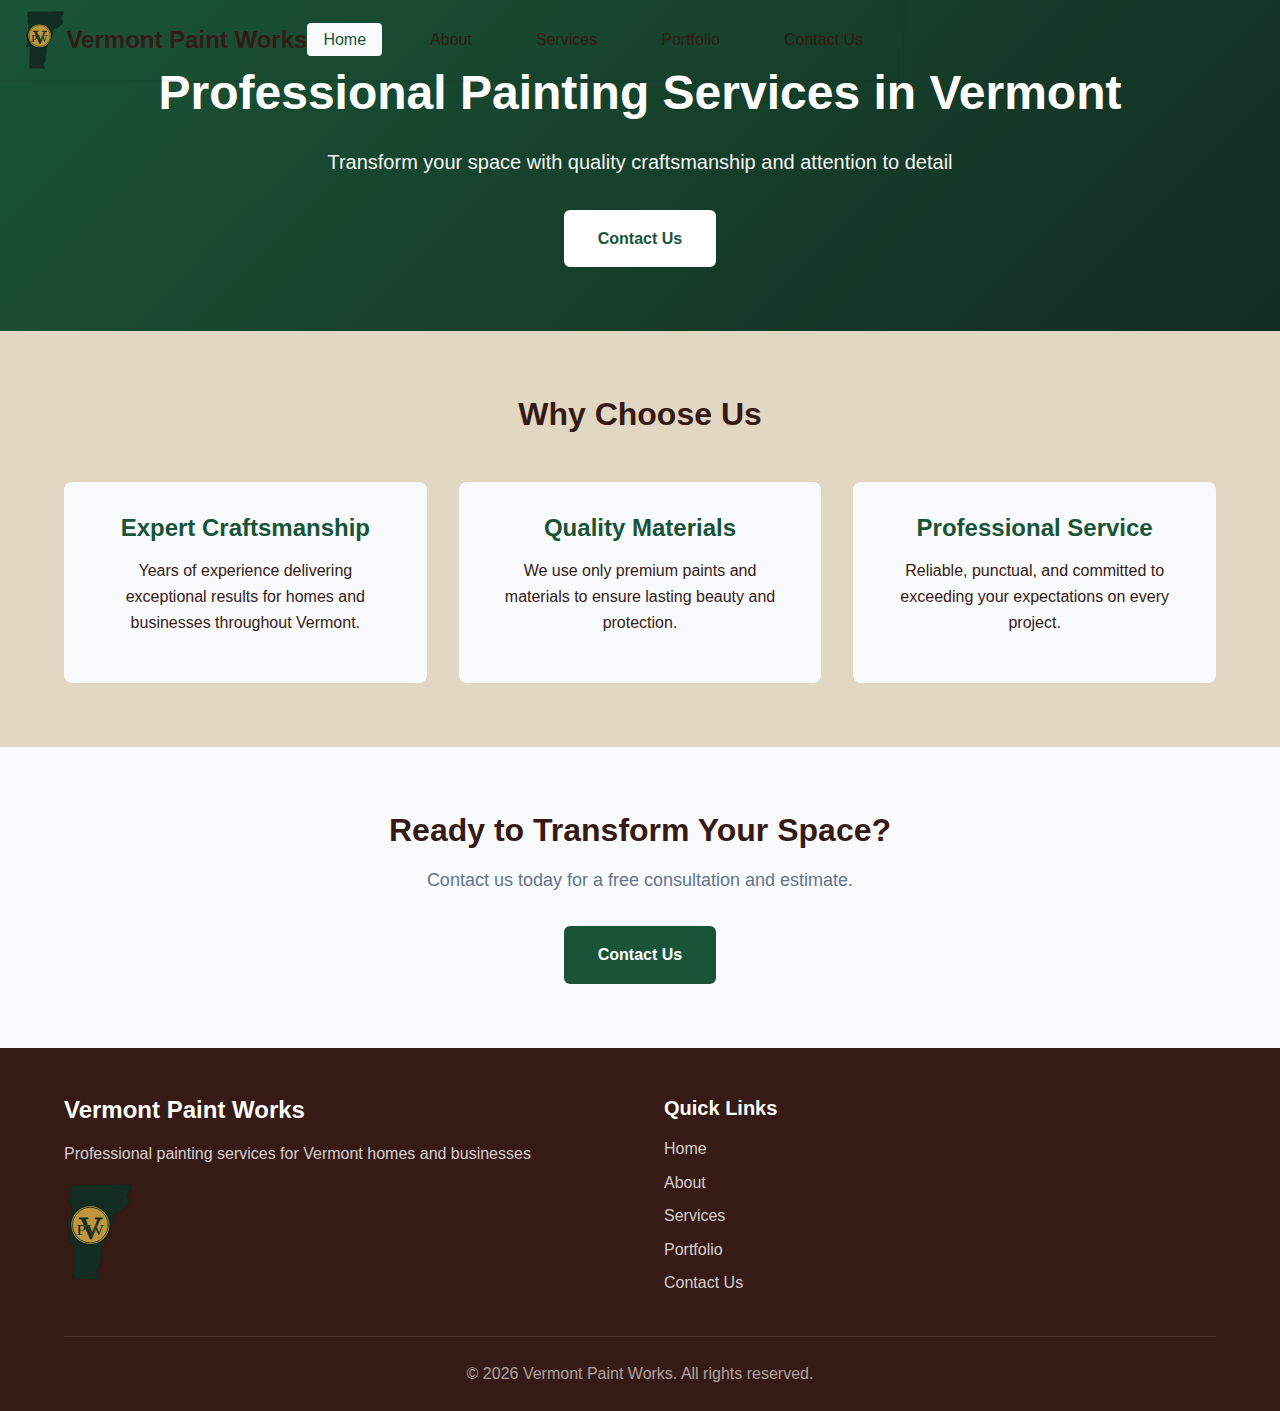
<file: index.html>
<!DOCTYPE html>
<html lang="en">

<head>
    <meta charset="UTF-8">
    <meta name="viewport" content="width=device-width, initial-scale=1.0">
    <meta name="description"
        content="Vermont Paint Works - Professional painting services for residential and commercial properties. Quality craftsmanship you can trust.">
    <meta name="keywords"
        content="Vermont painting, paint contractor, residential painting, commercial painting, interior painting, exterior painting">
    <meta name="author" content="Vermont Paint Works">
    <meta name="robots" content="index, follow">
    <meta name="theme-color" content="#1a5438">

    <!-- Open Graph for social sharing -->
    <meta property="og:title" content="Vermont Paint Works - Professional Painting Services">
    <meta property="og:description" content="Quality painting services for your home or business">
    <meta property="og:type" content="website">
    <meta property="og:url" content="https://www.vermontpaintworks.com/">
    <meta property="og:site_name" content="Vermont Paint Works">
    <meta property="og:image"
        content="https://www.vermontpaintworks.com/assets/images/colorful-house/colorful-full-after.jpg">
    <meta property="og:image:alt" content="Freshly painted Vermont home exterior">
    <meta property="og:image:width" content="1200">
    <meta property="og:image:height" content="800">

    <meta name="twitter:card" content="summary_large_image">
    <meta name="twitter:title" content="Vermont Paint Works - Professional Painting Services">
    <meta name="twitter:description" content="Quality painting services for your home or business">
    <meta name="twitter:image"
        content="https://www.vermontpaintworks.com/assets/images/colorful-house/colorful-full-after.jpg">
    <meta name="twitter:image:alt" content="Freshly painted Vermont home exterior">

    <title>Vermont Paint Works - Professional Painting Services</title>

    <link rel="preload" href="assets/images/logo.svg" as="image" type="image/svg+xml">
    <link rel="stylesheet" href="assets/css/styles.css">
    <link rel="icon" href="assets/images/logo.svg" type="image/svg+xml">
    <link rel="apple-touch-icon" href="assets/images/logo.svg">
    <link rel="mask-icon" href="assets/images/logo.svg" color="#1a5438">
    <link rel="manifest" href="/site.webmanifest">
    <link rel="canonical" href="https://www.vermontpaintworks.com/">
    <script type="application/ld+json">
        {
            "@context": "https://schema.org",
            "@type": "HousePainter",
            "name": "Vermont Paint Works",
            "url": "https://www.vermontpaintworks.com/",
            "image": "https://www.vermontpaintworks.com/assets/images/colorful-house/colorful-full-after.jpg",
            "telephone": "+1-802-555-1234",
            "email": "info@vermontpaintworks.com",
            "priceRange": "$$",
            "areaServed": "Vermont",
            "address": {
                "@type": "PostalAddress",
                "addressRegion": "VT",
                "addressCountry": "US"
            }
        }
    </script>
</head>

<body>
    <header class="site-header" style="background-color: transparent; position: absolute">
        <div class="container">
            <nav class="main-nav" aria-label="Main navigation">
                <div class="logo">
                    <img src="assets/images/logo.svg" alt="Vermont Paint Works Logo">
                    <a href="index.html" style="color:var(--color-bg)">Vermont Paint Works</a>
                </div>
                <div class ="nav-links-index">
                <ul class="nav-links">
                    <li><a class="nav-desktop-color" href="index.html">Home</a></li>
                    <li><a class="nav-desktop-color" href="about.html">About</a></li>
                    <li><a class="nav-desktop-color" href="services.html">Services</a></li>
                    <li><a class="nav-desktop-color" href="portfolio.html">Portfolio</a></li>
                    <li><a class="nav-desktop-color" href="contact.html">Contact Us</a></li>
                </ul>
                </div>
                <button class="mobile-menu-toggle" aria-label="Toggle menu" aria-expanded="false">
                    <span style="background-color: var(--color-bg)"></span>
                    <span style="background-color: var(--color-bg)"></span>
                    <span style="background-color: var(--color-bg)"></span>
                </button>
            </nav>
        </div>
    </header>

    <main>
        <section class="hero">
            <div class="container">
                <h1>Professional Painting Services in Vermont</h1>
                <p class="hero-subtitle">Transform your space with quality craftsmanship and attention to detail</p>
                <a href="/contact.html" class="cta-button">Contact Us</a>
            </div>
        </section>

        <section class="features">
            <div class="container">
                <h2>Why Choose Us</h2>
                <div class="features-grid">
                    <div class="feature-card">
                        <h3>Expert Craftsmanship</h3>
                        <p>Years of experience delivering exceptional results for homes and businesses throughout
                            Vermont.</p>
                    </div>
                    <div class="feature-card">
                        <h3>Quality Materials</h3>
                        <p>We use only premium paints and materials to ensure lasting beauty and protection.</p>
                    </div>
                    <div class="feature-card">
                        <h3>Professional Service</h3>
                        <p>Reliable, punctual, and committed to exceeding your expectations on every project.</p>
                    </div>
                </div>
            </div>
        </section>

        <section class="cta-section">
            <div class="container">
                <h2>Ready to Transform Your Space?</h2>
                <p>Contact us today for a free consultation and estimate.</p>
                <a href="/contact.html" class="cta-button">Contact Us</a>
            </div>
        </section>
    </main>

    <footer class="site-footer">
        <div class="container">
            <div class="footer-content">
                <div class="footer-info">
                    <h3>Vermont Paint Works</h3>
                    <p>Professional painting services for Vermont homes and businesses</p>
                    <img src="assets/images/logo.svg" alt="Vermont Paint Works Logo">
                </div>
                <div class="footer-links">
                    <h4>Quick Links</h4>
                    <ul>
                        <li><a href="/">Home</a></li>
                        <li><a href="/about.html">About</a></li>
                        <li><a href="/services.html">Services</a></li>
                        <li><a href="/portfolio.html">Portfolio</a></li>
                        <li><a href="/contact.html">Contact Us</a></li>
                    </ul>
                </div>
            </div>
            <div class="footer-bottom">
                <p>&copy; 2026 Vermont Paint Works. All rights reserved.</p>
            </div>
        </div>
    </footer>

    <script src="assets/js/main.js"></script>
</body>

</html>
</file>
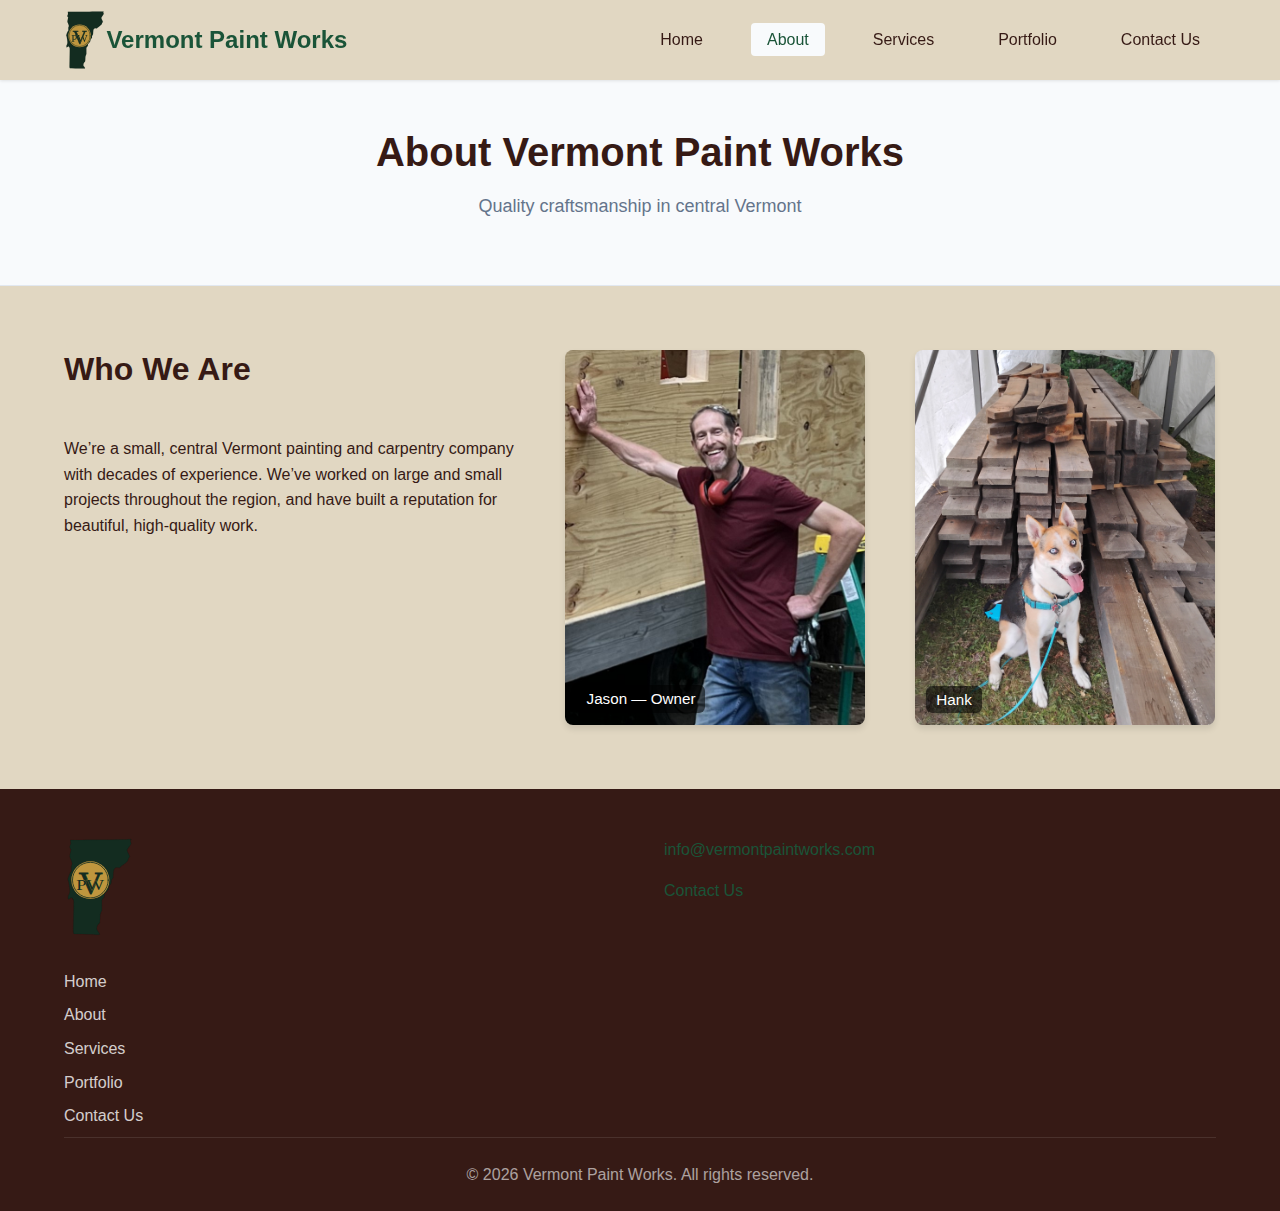
<file: about.html>
<!DOCTYPE html>
<html lang="en">

<head>
  <meta charset="UTF-8">
  <meta name="viewport" content="width=device-width, initial-scale=1.0">
  <meta name="description"
    content="Learn about Vermont Paint Works - our story, values, and commitment to quality painting services in Vermont.">
  <meta name="keywords" content="about Vermont Paint Works, painting company Vermont, professional painters">
  <meta name="robots" content="index, follow">
  <meta name="theme-color" content="#1a5438">

  <meta property="og:title" content="About Vermont Paint Works">
  <meta property="og:description" content="Professional painters committed to quality and excellence">
  <meta property="og:type" content="website">
  <meta property="og:url" content="https://www.vermontpaintworks.com/about.html">
  <meta property="og:site_name" content="Vermont Paint Works">
  <meta property="og:image"
    content="https://www.vermontpaintworks.com/assets/images/colorful-house/colorful-after-front.jpg">
  <meta property="og:image:alt" content="Painted Vermont home exterior">
  <meta property="og:image:width" content="1200">
  <meta property="og:image:height" content="800">

  <meta name="twitter:card" content="summary_large_image">
  <meta name="twitter:title" content="About Vermont Paint Works">
  <meta name="twitter:description" content="Professional painters committed to quality and excellence">
  <meta name="twitter:image"
    content="https://www.vermontpaintworks.com/assets/images/colorful-house/colorful-after-front.jpg">
  <meta name="twitter:image:alt" content="Painted Vermont home exterior">

  <title>About Us - Vermont Paint Works</title>

  <link rel="preload" href="assets/images/logo.svg" as="image" type="image/svg+xml">
  <link rel="stylesheet" href="assets/css/styles.css">
  <link rel="apple-touch-icon" sizes="180x180" href="assets/images/favicon/apple-touch-icon.png">
  <link rel="icon" type="image/png" sizes="32x32" href="assets/images/favicon/favicon-32x32.png">
  <link rel="icon" type="image/png" sizes="16x16" href="assets/images/favicon/favicon-16x16.png">
  <link rel="shortcut icon" href="assets/images/favicon/favicon.ico">
  <link rel="mask-icon" href="assets/images/logo.svg" color="#1a5438">
  <link rel="manifest" href="/site.webmanifest">
  <link rel="canonical" href="https://www.vermontpaintworks.com/about.html">
</head>

<body>
  <header class="site-header">
    <div class="container">
      <nav class="main-nav" aria-label="Main navigation">
        <div class="logo">
          <img src="assets/images/logo.svg" alt="Vermont Paint Works Logo">
          <a href="index.html">Vermont Paint Works</a>
        </div>
        <ul class="nav-links">
          <li><a href="index.html">Home</a></li>
          <li class="active-tab"><a href="about.html">About</a></li>
          <li><a href="services.html">Services</a></li>
          <li><a href="portfolio.html">Portfolio</a></li>
          <li><a href="contact.html">Contact Us</a></li>
        </ul>
        <button class="mobile-menu-toggle" aria-label="Toggle menu" aria-expanded="false">
          <span></span>
          <span></span>
          <span></span>
        </button>
      </nav>
    </div>
  </header>

  <main>
    <section class="page-header">
      <div class="container">
        <h1>About Vermont Paint Works</h1>
        <p>Quality craftsmanship in central Vermont</p>
      </div>
    </section>

    <section class="content-section">
      <div class="container">
        <div class="content-grid">
          <div class="content-text">
            <h2>Who We Are</h2>
            <p>We&rsquo;re a small, central Vermont painting and carpentry company with decades of experience. We&rsquo;ve
              worked on large and small projects throughout the region, and have built a reputation for beautiful,
              high-quality work.
            </p>
          </div>
          <div class="content-media">
            <figure class="about-figure">
              <img class="about-section-image" src="assets/images/jason-portrait.jpg"
                alt="Jason, owner of Vermont Paint Works" width="1200" height="800" loading="lazy" decoding="async">
              <figcaption class="about-caption">Jason — Owner</figcaption>
            </figure>
          </div>
          <div class="content-media">
            <figure class="about-figure">
              <img class="about-section-image" src="assets/images/dog-with-lumber.jpg" alt="Hank - dog helper"
                width="1200" height="800" loading="lazy" decoding="async">
              <figcaption class="about-caption">Hank</figcaption>
            </figure>
          </div>
        </div>
      </div>
    </section>
  </main>
  <footer class="site-footer">
    <div class="container">
      <div class="footer-content">
        <div class="footer-info">
          <img src="assets/images/logo.svg" alt="Vermont Paint Works Logo">
        </div>
        <div class="footer-contact">
          <p class="contact-line"><a href="mailto:info@vermontpaintworks.com">info@vermontpaintworks.com</a>
          </p>
          <a class="footer-cta" href="/contact.html">Contact Us</a>
        </div>
      </div>
      <div class="footer-links">
        <ul>
          <li><a href="/">Home</a></li>
          <li><a href="/about.html">About</a></li>
          <li><a href="/services.html">Services</a></li>
          <li><a href="/portfolio.html">Portfolio</a></li>
          <li><a href="/contact.html">Contact Us</a></li>
        </ul>
      </div>
      <div class="footer-bottom">
        <p>&copy; 2026 Vermont Paint Works. All rights reserved.</p>
      </div>
    </div>
  </footer>

  <script src="assets/js/main.js"></script>
</body>

</html>
</file>
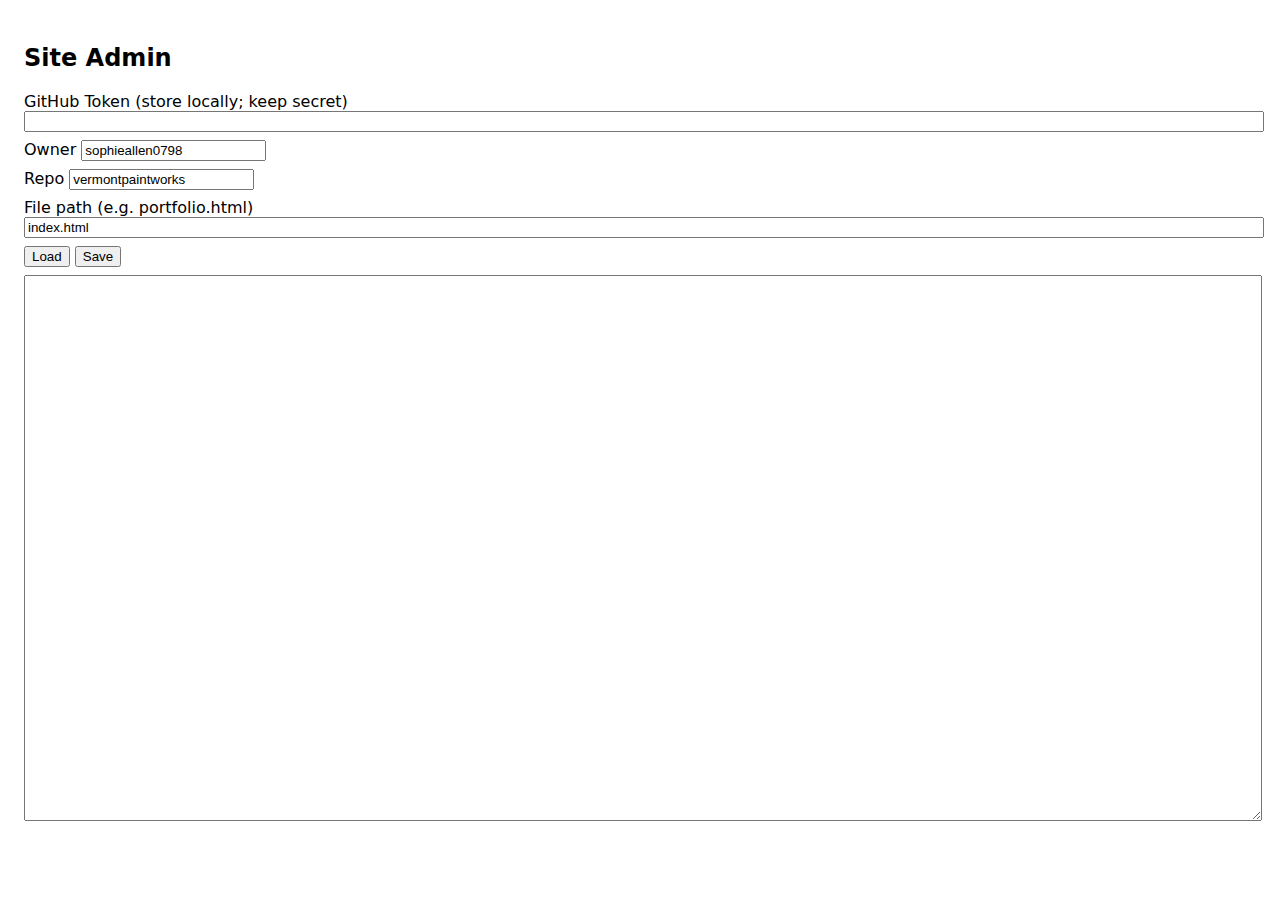
<file: admin.html>
<!doctype html>
<html>

<head>
    <meta charset="utf-8" />
    <title>Site Admin</title>
    <style>
        body {
            font-family: system-ui;
            padding: 1rem
        }

        label {
            display: block;
            margin-top: .5rem
        }
    </style>
</head>

<body>
    <h2>Site Admin</h2>

    <label>GitHub Token (store locally; keep secret)
        <input id="token" type="password" style="width:100%" />
    </label>

    <label>Owner
        <input id="owner" value="sophieallen0798" />
    </label>

    <label>Repo
        <input id="repo" value="vermontpaintworks" />
    </label>

    <label>File path (e.g. portfolio.html)
        <input id="path" value="index.html" style="width:100%" />
    </label>

    <div style="margin-top:.5rem">
        <button id="load">Load</button>
        <button id="save">Save</button>
        <span id="status" style="margin-left:1rem"></span>
    </div>

    <textarea id="editor" style="width:100%;height:60vh;margin-top:.5rem;font-family:monospace"></textarea>

    <script>
        const $ = id => document.getElementById(id);
        let currentSha = null;

        async function api(path, method = 'GET', body = null, token = null) {
            const headers = { Accept: 'application/vnd.github.v3+json' };
            if (token) headers.Authorization = 'token ' + token;
            const res = await fetch('https://api.github.com' + path, {
                method, headers, body: body ? JSON.stringify(body) : undefined
            });
            if (!res.ok) throw new Error(await res.text());
            return res.json();
        }

        $('load').onclick = async () => {
            $('status').textContent = 'Loading...';
            try {
                const owner = $('owner').value.trim();
                const repo = $('repo').value.trim();
                const path = encodeURIComponent($('path').value.trim());
                const token = $('token').value.trim() || null;
                const data = await api(`/repos/${owner}/${repo}/contents/${path}`, 'GET', null, token);
                const decoded = atob(data.content.replace(/\n/g, ''));
                $('editor').value = decoded;
                currentSha = data.sha;
                $('status').textContent = 'Loaded.';
            } catch (e) { $('status').textContent = 'Error: ' + e.message; }
        };

        $('save').onclick = async () => {
            $('status').textContent = 'Saving...';
            try {
                const owner = $('owner').value.trim();
                const repo = $('repo').value.trim();
                const path = encodeURIComponent($('path').value.trim());
                const token = $('token').value.trim();
                if (!token) throw new Error('Token required to save.');
                const content = btoa(unescape(encodeURIComponent($('editor').value)));
                const body = {
                    message: 'Update from site admin',
                    content,
                    sha: currentSha
                };
                const res = await api(`/repos/${owner}/${repo}/contents/${path}`, 'PUT', body, token);
                currentSha = res.content.sha;
                $('status').textContent = 'Saved. Commit: ' + res.commit.sha.slice(0, 7);
            } catch (e) { $('status').textContent = 'Error: ' + e.message; }
        };
    </script>
</body>

</html>
</file>
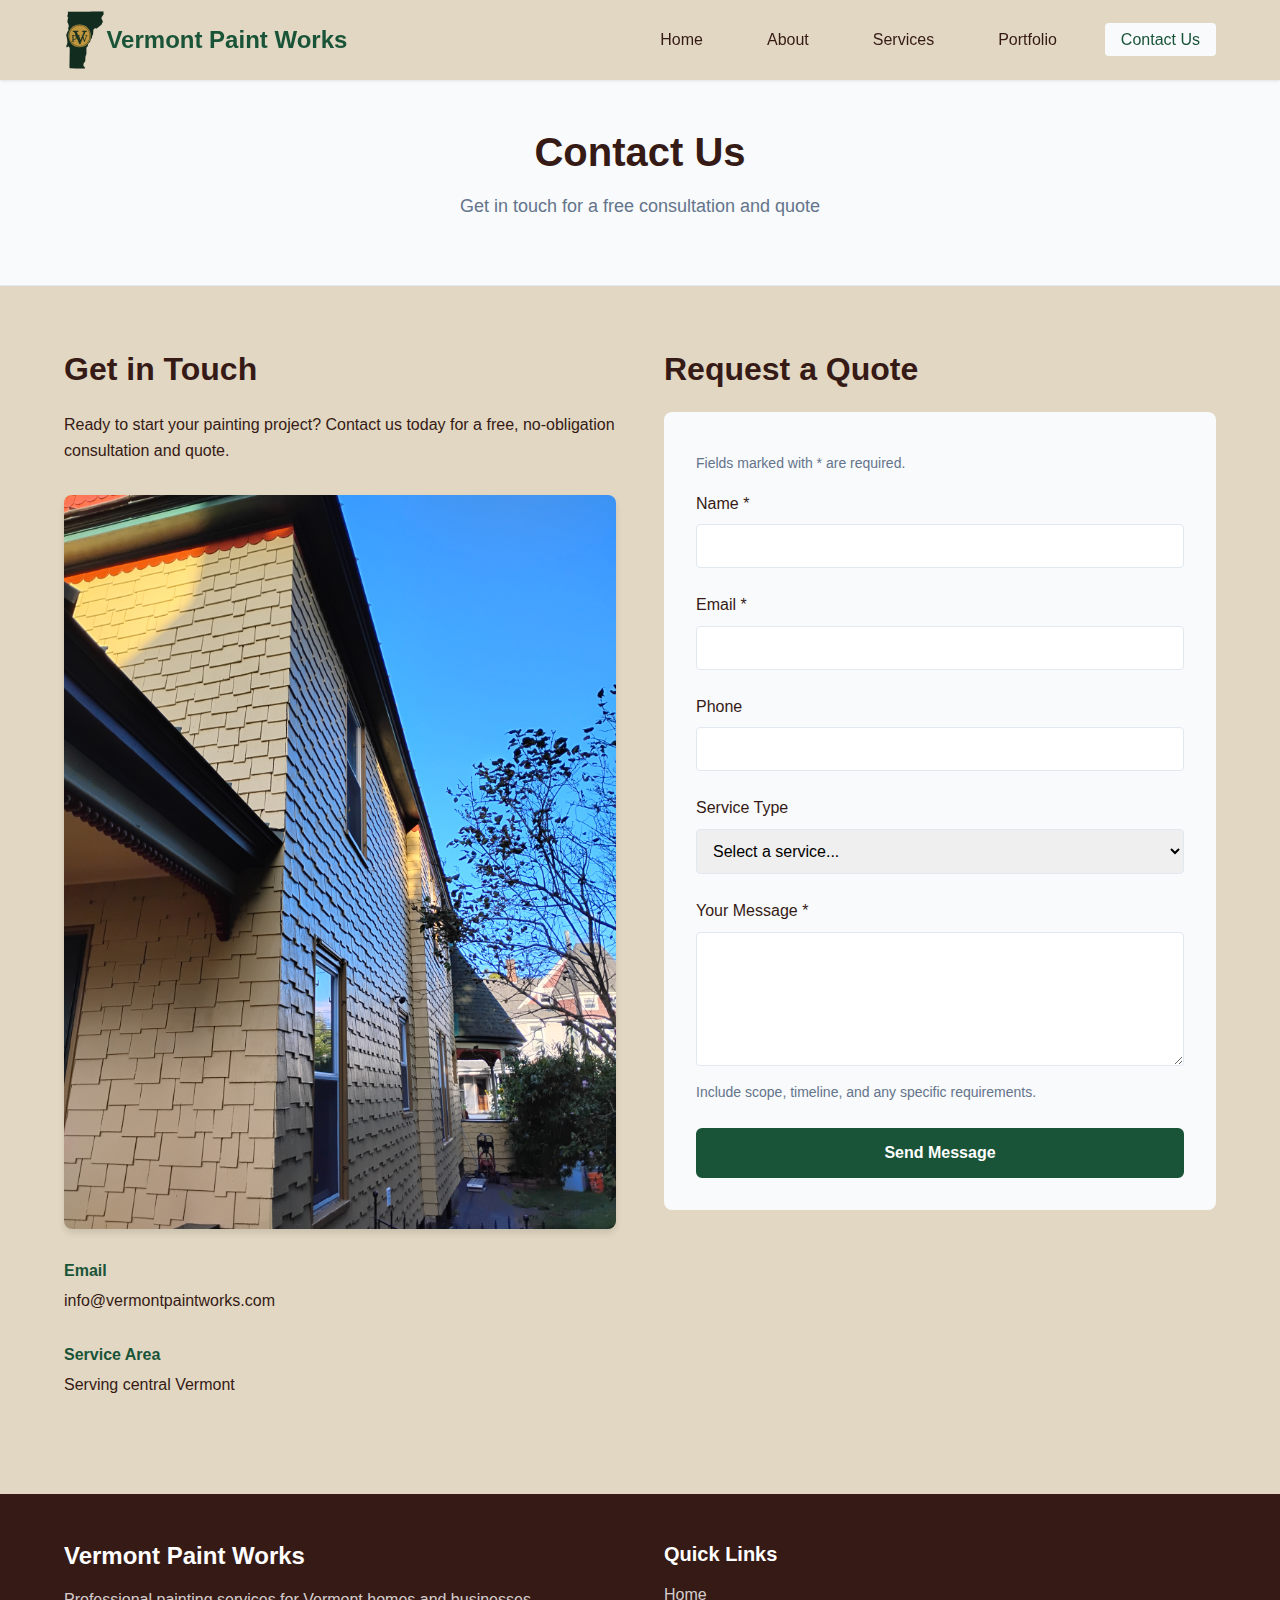
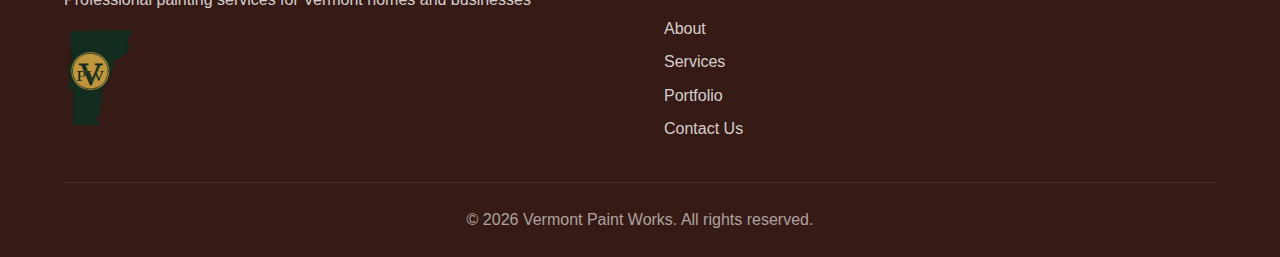
<file: contact.html>
<!DOCTYPE html>
<html lang="en">

<head>
    <meta charset="UTF-8">
    <meta name="viewport" content="width=device-width, initial-scale=1.0">
    <meta name="description"
        content="Contact Vermont Paint Works for a free quote. Call, email, or fill out our contact form to discuss your painting project.">
    <meta name="keywords" content="contact Vermont Paint Works, painting quote Vermont, free estimate painting">
    <meta name="robots" content="index, follow">
    <meta name="theme-color" content="#1a5438">

    <meta property="og:title" content="Contact Us - Vermont Paint Works">
    <meta property="og:description" content="Get in touch for a free quote on your painting project">
    <meta property="og:type" content="website">
    <meta property="og:url" content="https://www.vermontpaintworks.com/contact.html">
    <meta property="og:site_name" content="Vermont Paint Works">
    <meta property="og:image"
        content="https://www.vermontpaintworks.com/assets/images/colorful-house/colorful-after-side.jpg">
    <meta property="og:image:alt" content="Freshly painted Vermont home">
    <meta property="og:image:width" content="1200">
    <meta property="og:image:height" content="800">

    <meta name="twitter:card" content="summary_large_image">
    <meta name="twitter:title" content="Contact Us - Vermont Paint Works">
    <meta name="twitter:description" content="Get in touch for a free quote on your painting project">
    <meta name="twitter:image"
        content="https://www.vermontpaintworks.com/assets/images/colorful-house/colorful-after-side.jpg">
    <meta name="twitter:image:alt" content="Freshly painted Vermont home">

    <title>Contact Us - Vermont Paint Works</title>

    <link rel="preload" href="assets/images/logo.svg" as="image" type="image/svg+xml">
    <link rel="stylesheet" href="assets/css/styles.css">
    <link rel="icon" href="assets/images/logo.svg" type="image/svg+xml">
    <link rel="apple-touch-icon" href="assets/images/logo.svg">
    <link rel="mask-icon" href="assets/images/logo.svg" color="#1a5438">
    <link rel="manifest" href="/site.webmanifest">
    <link rel="canonical" href="https://www.vermontpaintworks.com/contact.html">
</head>

<body>
    <header class="site-header">
        <div class="container">
            <nav class="main-nav" aria-label="Main navigation">
                <div class="logo">
                    <img src="assets/images/logo.svg" alt="Vermont Paint Works Logo">
                    <a href="index.html">Vermont Paint Works</a>
                </div>
                <ul class="nav-links">
                    <li><a href="index.html">Home</a></li>
                    <li><a href="about.html">About</a></li>
                    <li><a href="services.html">Services</a></li>
                    <li><a href="portfolio.html">Portfolio</a></li>
                    <li class="active-tab"><a href="contact.html">Contact Us</a></li>
                </ul>
                <button class="mobile-menu-toggle" aria-label="Toggle menu" aria-expanded="false">
                    <span></span>
                    <span></span>
                    <span></span>
                </button>
            </nav>
        </div>
    </header>

    <main>
        <section class="page-header">
            <div class="container">
                <h1>Contact Us</h1>
                <p>Get in touch for a free consultation and quote</p>
            </div>
        </section>

        <section class="contact-section">
            <div class="container">
                <div class="contact-grid">
                    <div class="contact-info">
                        <h2>Get in Touch</h2>
                        <p>Ready to start your painting project? Contact us today for a free, no-obligation consultation
                            and quote.</p>
                        <div class="section-media">
                            <img class="section-image" src="assets/images/colorful-house/colorful-after-side.jpg"
                                alt="Freshly painted Vermont home" width="1200" height="800" loading="lazy"
                                decoding="async">
                        </div>

                        <div class="contact-details">
                            <!-- <div class="contact-item">
                                <h3>Phone</h3>
                                <p><a href="tel:+18025055748">(802) 505-5748</a></p>
                            </div> -->

                            <div class="contact-item">
                                <h3>Email</h3>
                                <p><a href="mailto:info@vermontpaintworks.com">info@vermontpaintworks.com</a></p>
                            </div>

                            <div class="contact-item">
                                <h3>Service Area</h3>
                                <p>Serving central Vermont</p>
                            </div>
                        </div>
                    </div>

                    <div class="contact-form-wrapper">
                        <h2>Request a Quote</h2>
                        <form class="contact-form" action="https://formsubmit.co/info@vermontpaintworks.com"
                            method="POST" novalidate>
                        <!-- <input type="hidden" name="_subject" value="Website Contact: New message">
                        <input type="hidden" name="_captcha" value="false"> -->
                        <p class="form-hint" id="required-note">Fields marked with * are required.</p>
                        <div class="form-group">
                            <label for="name">Name *</label>
                            <input type="text" id="name" name="name" autocomplete="name" minlength="2" required>
                        </div>

                        <div class="form-group">
                            <label for="email">Email *</label>
                            <input type="email" id="email" name="email" autocomplete="email" required>
                        </div>

                        <div class="form-group">
                            <label for="phone">Phone</label>
                            <input type="tel" id="phone" name="phone" autocomplete="tel" inputmode="tel"
                                pattern="^\+?[0-9\s().-]{7,}$" aria-describedby="phone-hint">
                        </div>

                        <div class="form-group">
                            <label for="service">Service Type</label>
                            <select id="service" name="service">
                                <option value="">Select a service...</option>
                                <option value="interior">Interior Painting</option>
                                <option value="exterior">Exterior Painting</option>
                                <option value="commercial">Commercial Painting</option>
                                <option value="specialty">Specialty Services</option>
                                <option value="other">Other</option>
                            </select>
                        </div>

                        <div class="form-group">
                            <label for="message">Your Message *</label>
                            <textarea id="message" name="message" rows="6" minlength="10" required
                                aria-describedby="message-hint"></textarea>
                            <p class="form-hint" id="message-hint">Include scope, timeline, and any specific
                                requirements.</p>
                        </div>

                        <button type="submit" class="submit-button">Send Message</button>
                        </form>
                    </div>
                </div>
            </div>
        </section>
    </main>

    <footer class="site-footer">
        <div class="container">
            <div class="footer-content">
                <div class="footer-info">
                    <h3>Vermont Paint Works</h3>
                    <p>Professional painting services for Vermont homes and businesses</p>
                    <img src="assets/images/logo.svg" alt="Vermont Paint Works Logo">
                </div>
                <div class="footer-links">
                    <h4>Quick Links</h4>
                    <ul>
                        <li><a href="/">Home</a></li>
                        <li><a href="/about.html">About</a></li>
                        <li><a href="/services.html">Services</a></li>
                        <li><a href="/portfolio.html">Portfolio</a></li>
                        <li><a href="/contact.html">Contact Us</a></li>
                    </ul>
                </div>
            </div>
            <div class="footer-bottom">
                <p>&copy; 2026 Vermont Paint Works. All rights reserved.</p>
            </div>
        </div>
    </footer>

    <script src="assets/js/main.js"></script>
</body>

</html>
</file>
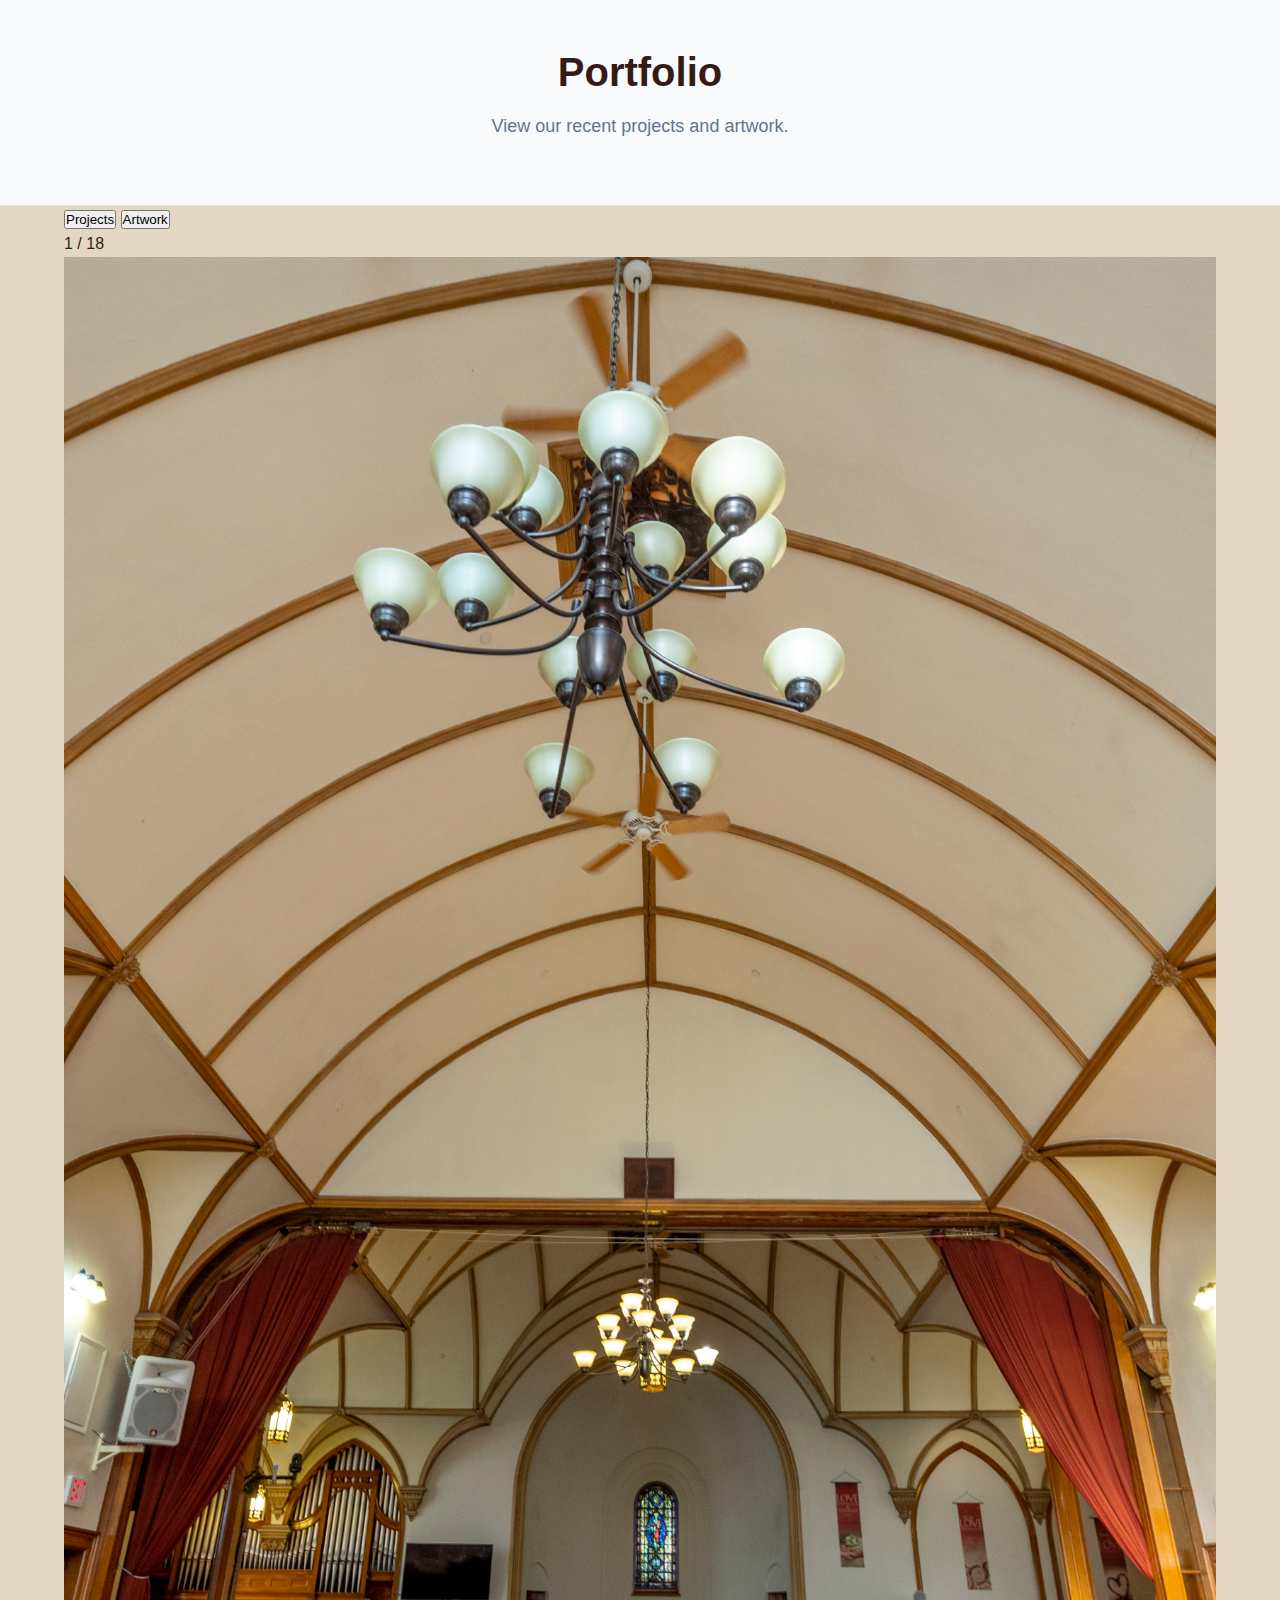
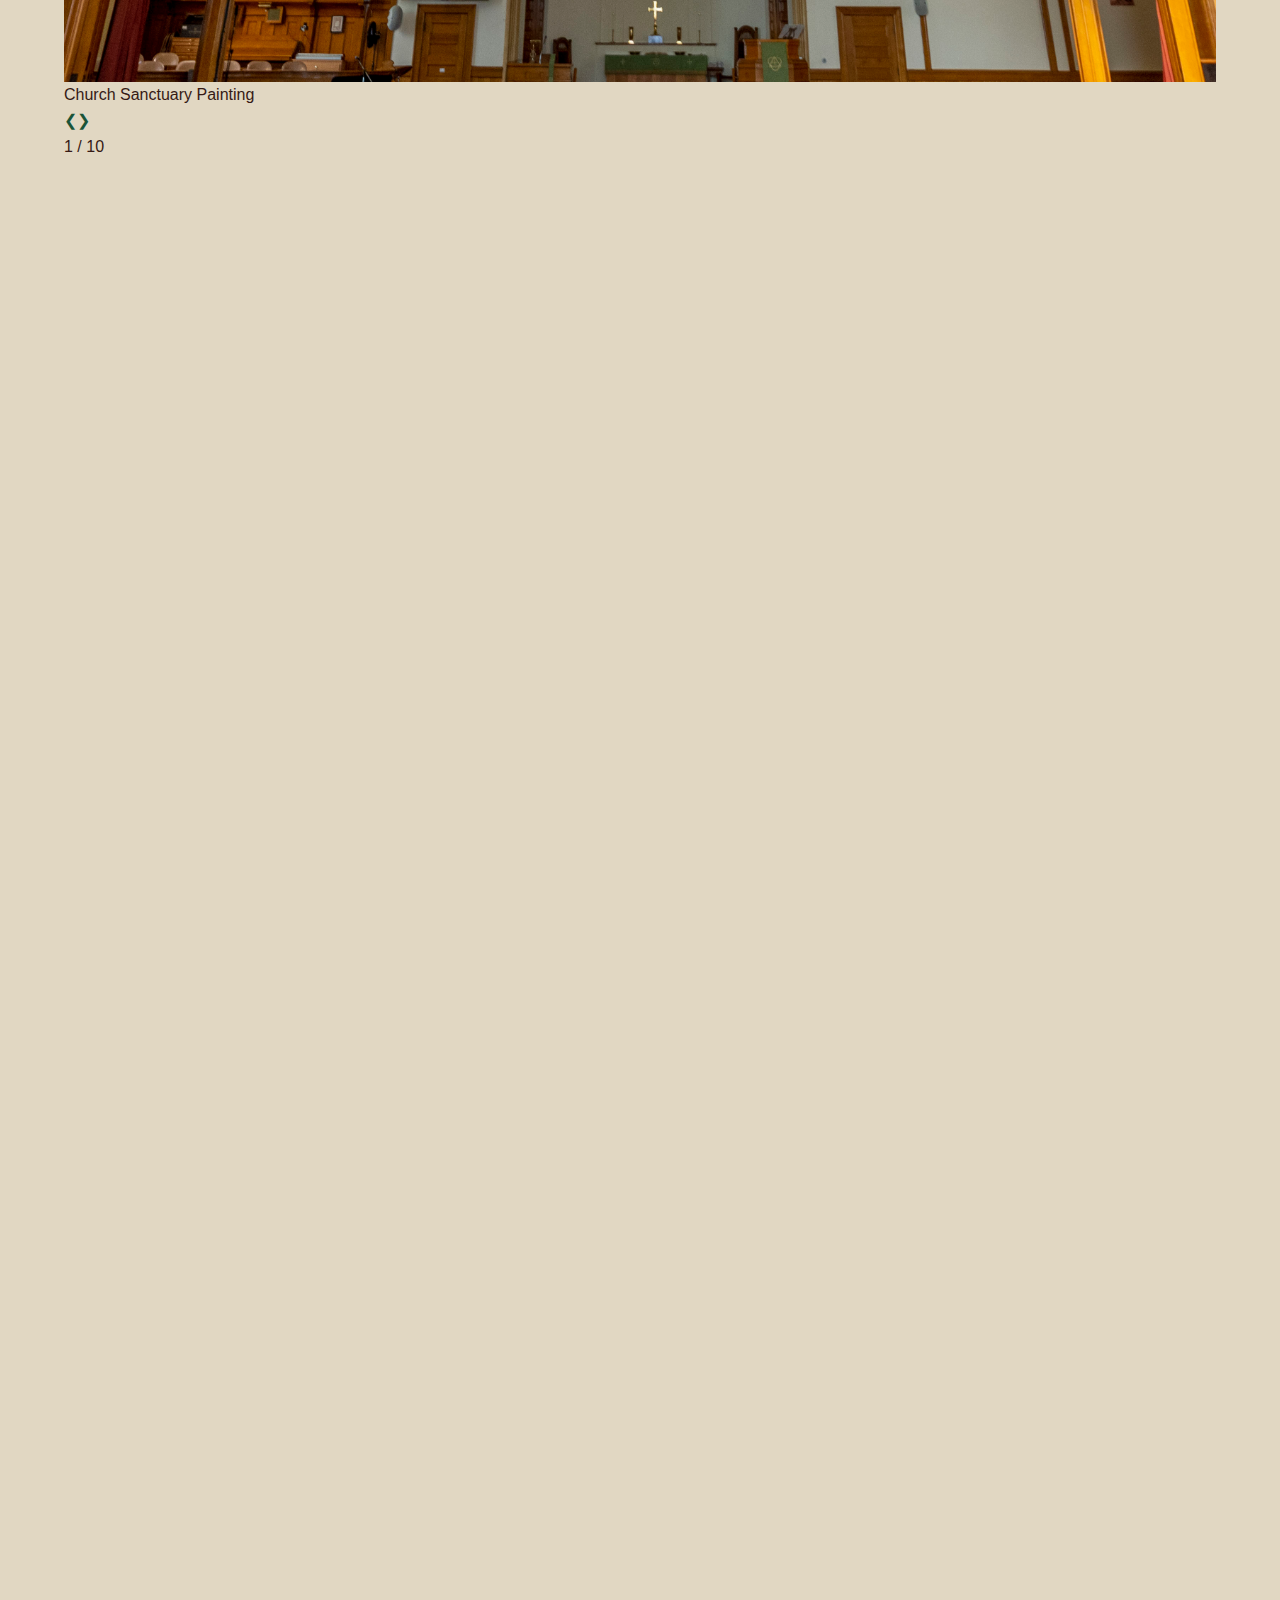
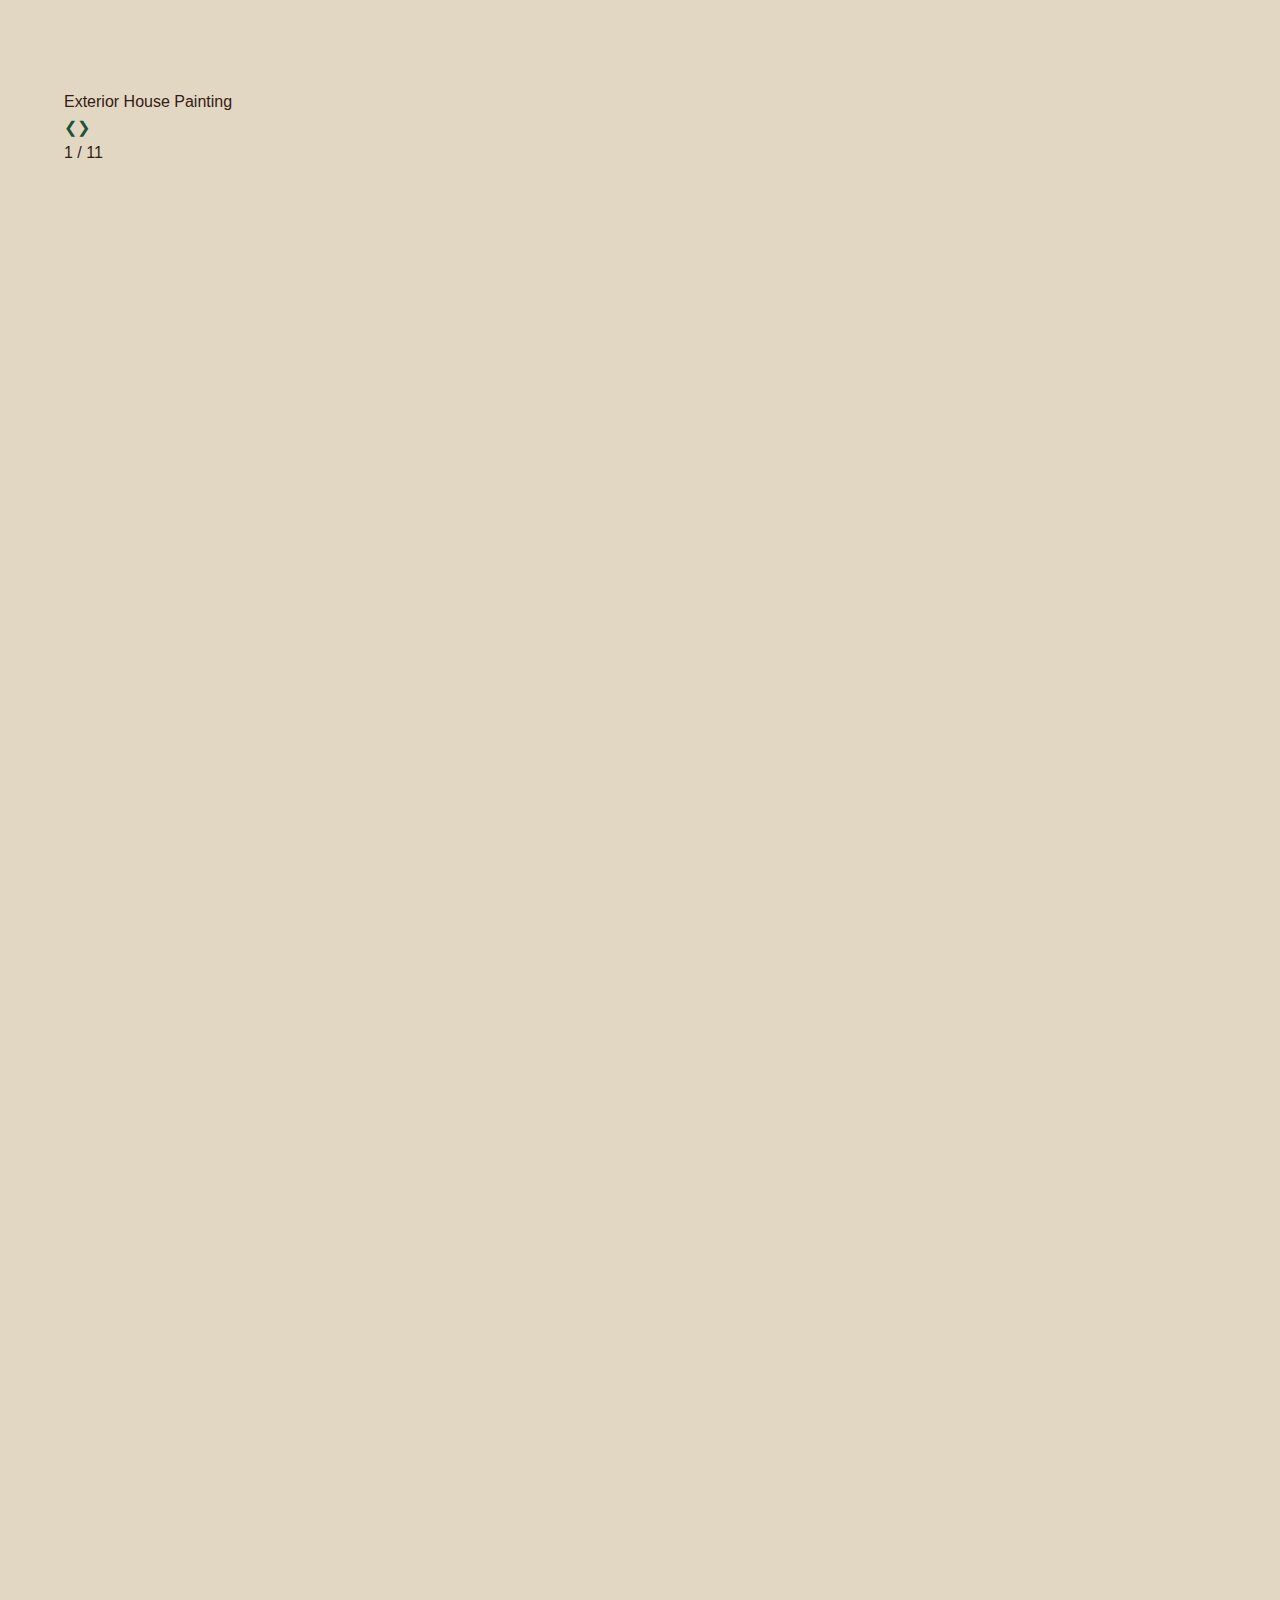
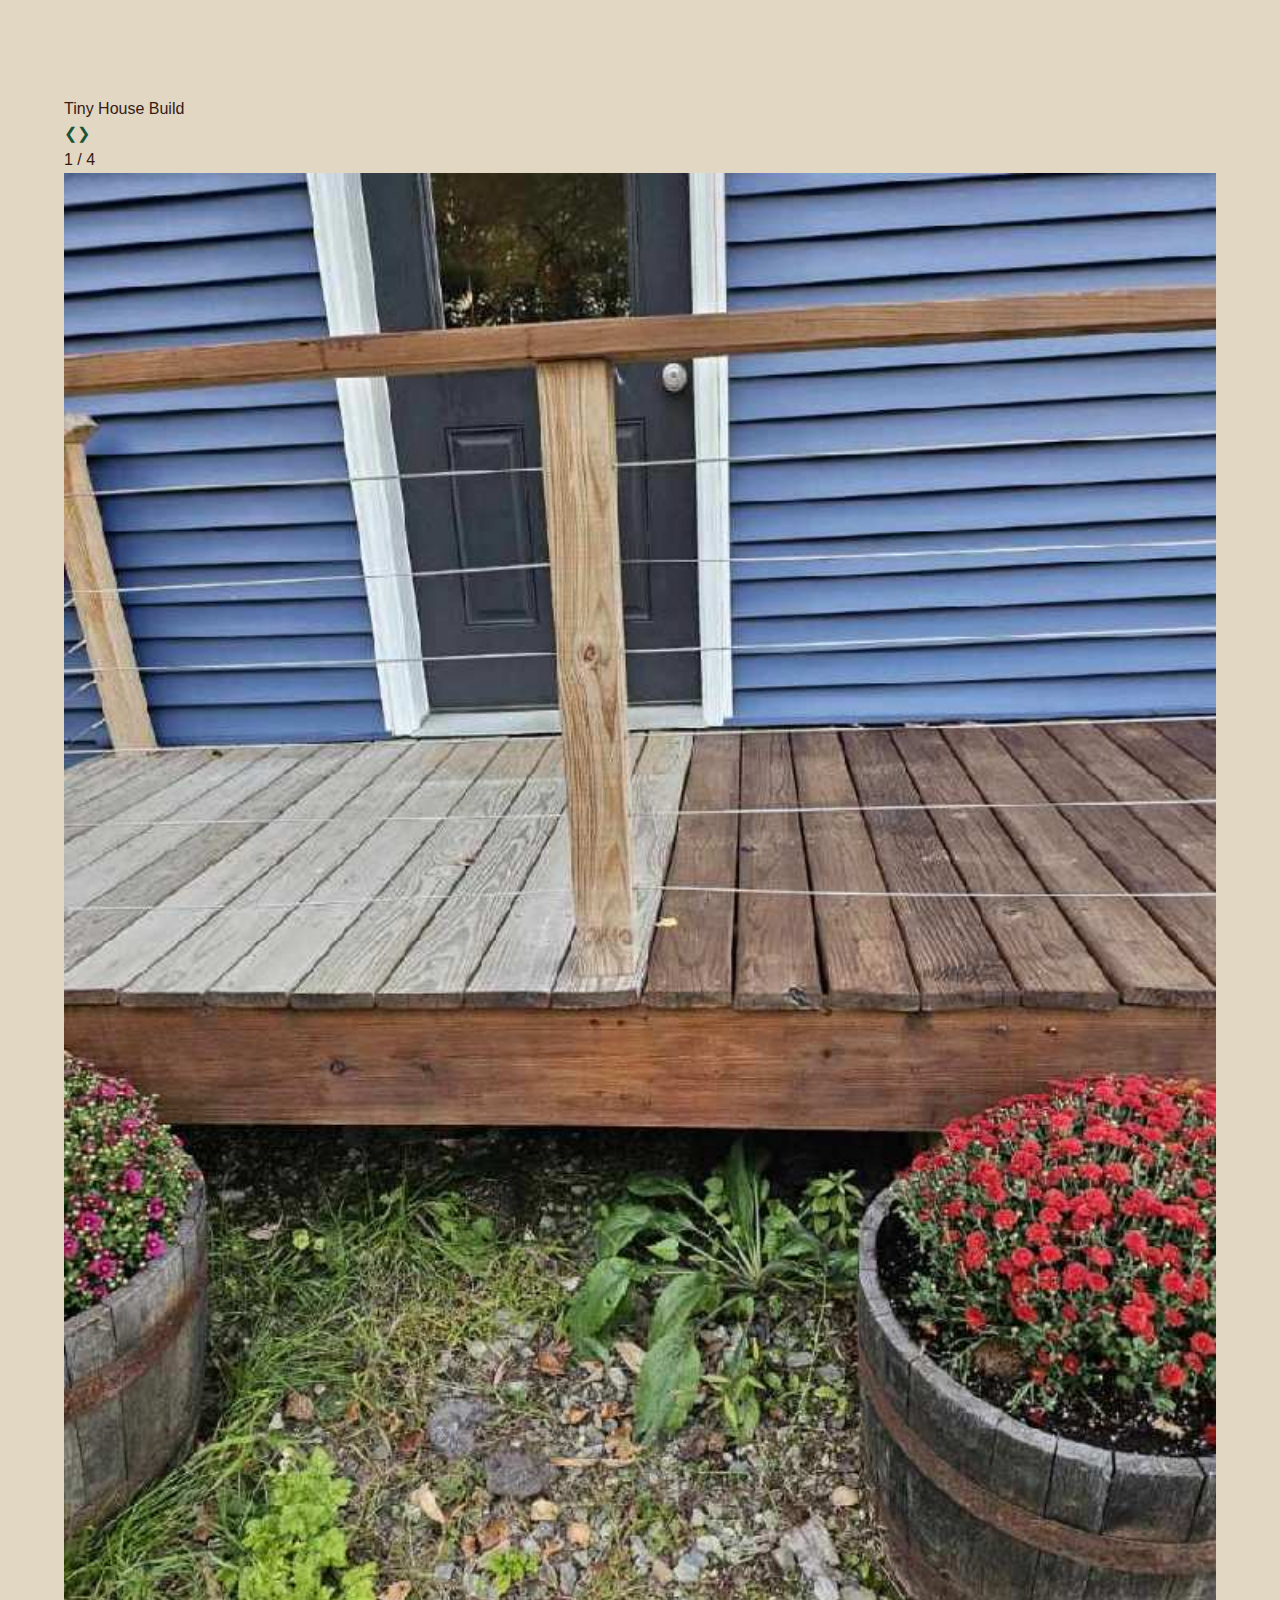
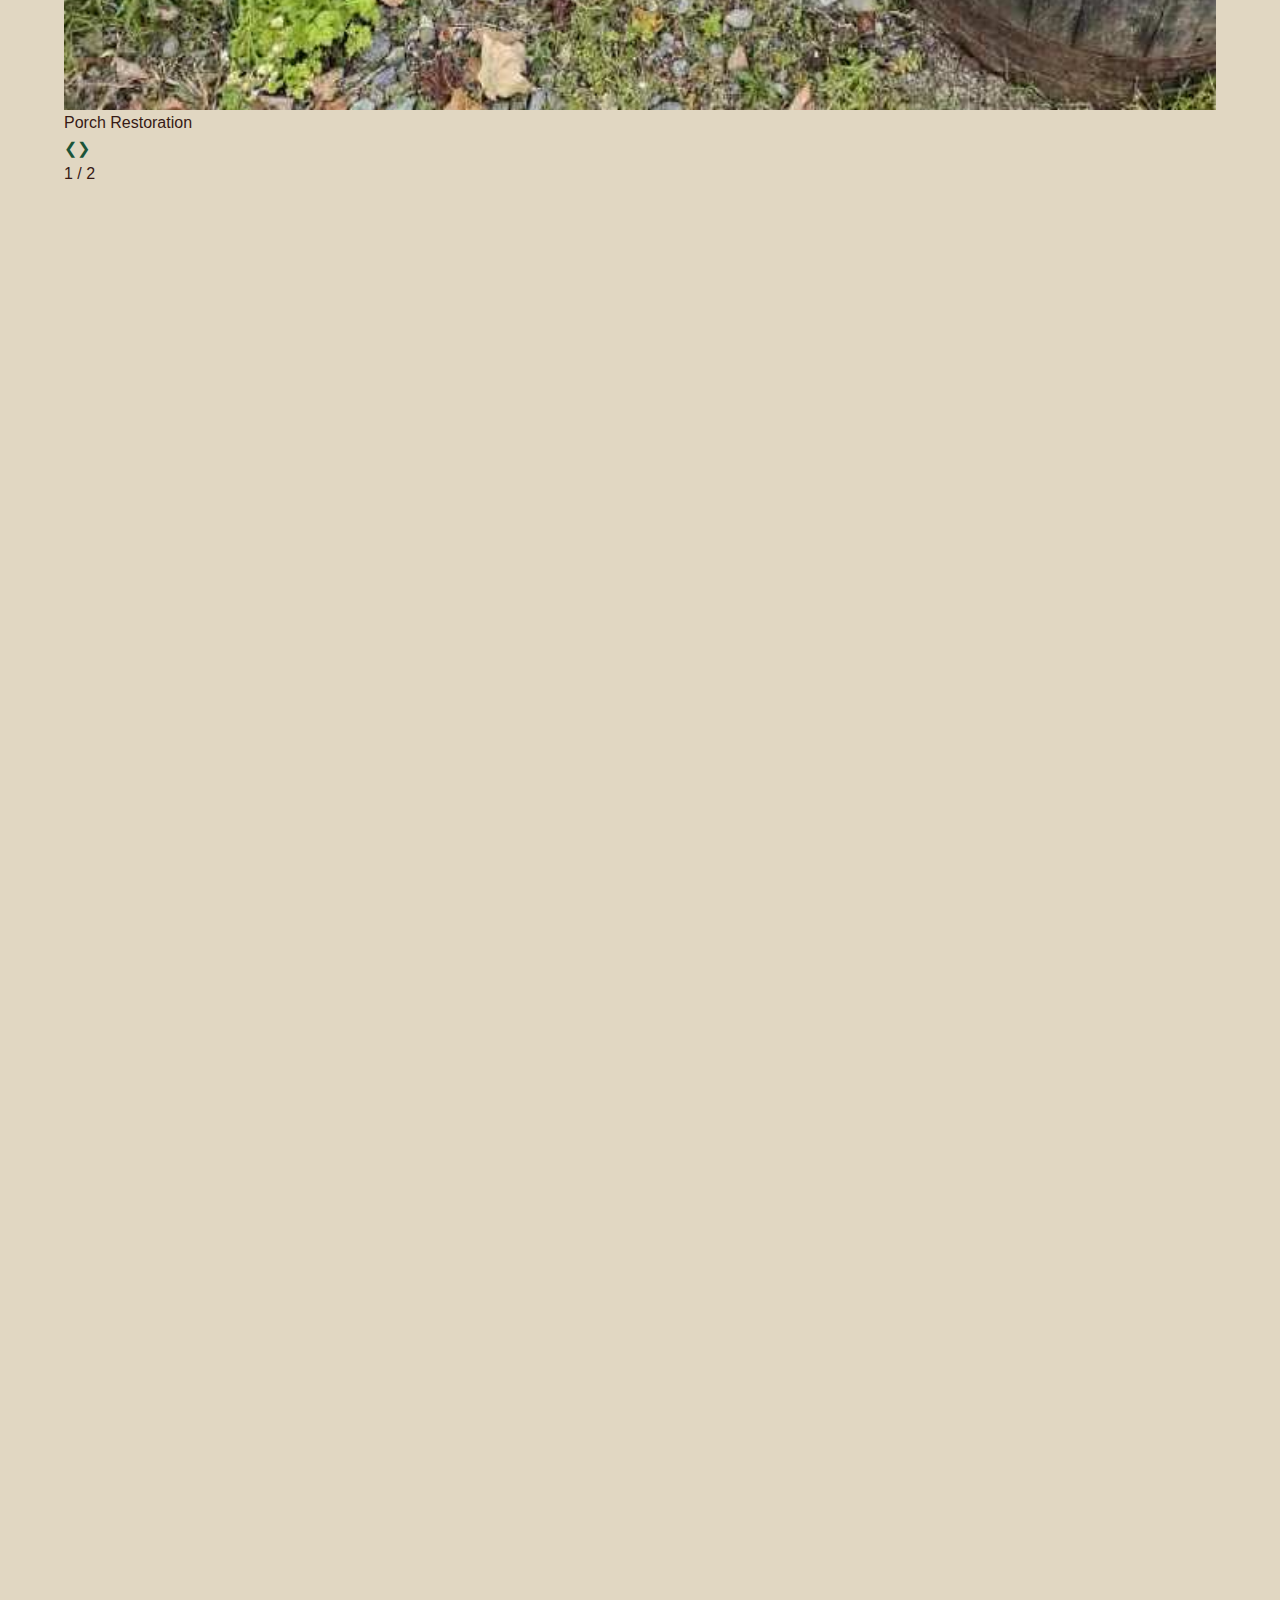
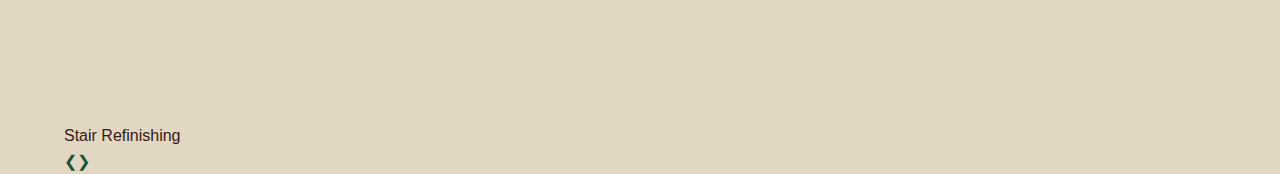
<file: portfolio.html>
<!DOCTYPE html>
<html lang="en">

<head>
    <meta charset="UTF-8">
    <meta name="viewport" content="width=device-width, initial-scale=1.0">
    <meta name="description"
        content="View our portfolio of completed painting projects in Vermont. See the quality and craftsmanship of Vermont Paint Works.">
    <meta name="keywords" content="painting portfolio Vermont, completed projects, before and after painting">
    <meta name="robots" content="index, follow">
    <meta name="theme-color" content="#1a5438">

    <meta property="og:title" content="Portfolio - Vermont Paint Works">
    <meta property="og:description" content="View our completed projects">
    <meta property="og:type" content="website">
    <meta property="og:url" content="https://www.vermontpaintworks.com/portfolio.html">
    <meta property="og:site_name" content="Vermont Paint Works">
    <meta property="og:image" content="https://www.vermontpaintworks.com/assets/images/tiny-house/tiny-house-front.jpg">
    <meta property="og:image:alt" content="Newly built tiny home in Vermont">
    <meta property="og:image:width" content="1200">
    <meta property="og:image:height" content="800">

    <meta name="twitter:card" content="summary_large_image">
    <meta name="twitter:title" content="Portfolio - Vermont Paint Works">
    <meta name="twitter:description" content="View our completed projects">
    <meta name="twitter:image"
        content="https://www.vermontpaintworks.com/assets/images/tiny-house/tiny-house-front.jpg">
    <meta name="twitter:image:alt" content="Newly built tiny home in Vermont">

    <title>Portfolio - Vermont Paint Works</title>

    <link rel="preload" href="assets/images/logo.svg" as="image" type="image/svg+xml">
    <link rel="stylesheet" href="assets/css/styles.css">
    <link rel="apple-touch-icon" sizes="180x180" href="assets/images/favicon/apple-touch-icon.png">
    <link rel="icon" type="image/png" sizes="32x32" href="assets/images/favicon/favicon-32x32.png">
    <link rel="icon" type="image/png" sizes="16x16" href="assets/images/favicon/favicon-16x16.png">
    <link rel="shortcut icon" href="assets/images/favicon/favicon.ico">
    <link rel="mask-icon" href="assets/images/logo.svg" color="#1a5438">
    <link rel="manifest" href="/site.webmanifest">
    <link rel="canonical" href="https://www.vermontpaintworks.com/portfolio.html">
</head>

<body>
    <div data-include="partials/header.html"></div>

    <main>
        <section class="page-header">
            <div class="container">
                <h1>Portfolio</h1>
                <p>View our recent projects and artwork.</p>
            </div>
        </section>

        <!-- Tab Navigation -->
        <section class="tab-section">
            <div class="container">
                <div class="tab-navigation">
                    <button class="tab-button active" data-tab="projects">Projects</button>
                    <button class="tab-button" data-tab="artwork">Artwork</button>
                </div>

                <!-- Projects Tab Content -->
                <div id="projects-tab" class="tab-content active">
                    <div class="gallery-category" id="church-sanctuary-painting">
                        <div id="church-slideshow" class="slideshow-slot"></div>
                    </div>
                    <div class="gallery-category" id="exterior-house-painting">
                        <div id="colorful-house-slideshow" class="slideshow-slot"></div>
                    </div>
                    <div class="gallery-category" id="tiny-house">
                        <div id="tiny-house-slideshow" class="slideshow-slot"></div>
                    </div>
                    <div class="gallery-category" id="porch-restoration">
                        <div id="porch-slideshow" class="slideshow-slot"></div>
                    </div>
                    <div class="gallery-category" id="stairs">
                        <div id="stairs-slideshow" class="slideshow-slot"></div>
                    </div>
                </div>

                <!-- Artwork Tab Content -->
                <div id="artwork-tab" class="tab-content">
                    <div class="gallery-category" id="livingroom-mural">
                        <div id="tree-mural-container" class="slideshow-slot"></div>
                    </div>
                    <div class="gallery-category" id="chalk-art">
                        <div id="chalk-art-container" class="slideshow-slot"></div>
                    </div>
                    <div class="gallery-category" id="wall-art">
                        <div id="wall-art-container" class="slideshow-slot"></div>
                    </div>
                    <div class="gallery-category" id="stage-sets">
                        <div id="stage-sets-container" class="slideshow-slot"></div>
                    </div>
                </div>
            </div>
            </div>
        </section>
    </main>

    <div data-include="partials/footer.html"></div>

    <script>
        // Portfolio data configuration
        portfolioSets = [
            {
                title: 'Church Sanctuary Painting',
                dir: 'church',
                images: [
                                        'Hedding Methodist 006.jpg',
                    'Hedding Methodist 001.jpg',
                    'Hedding Methodist 002.jpg',
                    'Hedding Methodist 003.jpg',
                    'Hedding Methodist 004.jpg',
                    'Hedding Methodist 005.jpg',
                    'Hedding Methodist 007.jpg',
                    'Hedding Methodist 008.jpg',
                    'Hedding Methodist 009.jpg',
                    'Hedding Methodist 010.jpg',
                    'Hedding Methodist 011.jpg',
                    'Hedding Methodist 012.jpg',
                    'Hedding Methodist 013.jpg',
                    'Hedding Methodist 014.jpg',
                    'Hedding Methodist 015.jpg',
                    'Hedding Methodist 016.jpg',
                    'Hedding Methodist 017.jpg',
                    'Hedding Methodist 018.jpg',
                ]
            }, 
            {
                title: 'Exterior House Painting',
                dir: 'colorful-house',
                before: [
                    'colorful-before-side.jpg',
                    'colorful-porch-before.jpg',
                    'colorful-round-before.jpg',
                ],
                after: [
                    'colorful-after-front.jpg',
                    'colorful-full-after.jpg',
                    'colorful-after-angle.jpg',
                    'colorful-after-curve.jpg',
                    'colorful-after-side.jpg',
                    'colorful-porch-after.jpg',
                    'colorful-porch-after2.jpg'
                ]
            },
            {
                title: 'Porch Restoration',
                dir: 'porch',
                before: [
                    'porch-before-during-2.jpg',
                    'porch-before-side.jpg'
                ],
                after: [
                    'porch-after.jpg',
                    'porch-after-1.jpg'
                ]
            },
            {
                title: 'Tiny House Build',
                dir: 'tiny-house',
                images: [
                    'tiny-house-finished.jpg',
                    'tiny-house-front.jpg',
                    'tiny-house-floor.jpg',
                    'tiny-house-loft.jpg',
                    'tiny-house-interior-floor.jpg',
                    'tiny-house-interior-framing.jpg',
                    'tiny-house-siding.jpg',
                    'tiny-house-trailer.jpg',
                    'tiny-house-wrapped.jpg',
                    'tiny-house-working.jpg',
                    'tiny-house-full-frame.jpg'
                ]
            },
            {
                title: 'Stair Refinishing',
                dir: 'stairs',
                images: [
                    'stairs.jpg',
                    'stairs-with-tread.jpg'
                ]
            }
        ];

        // Gallery/Artwork data configuration
        const artSets = [
            {
                title: 'Chalk Art',
                dir: 'street-art',
                images: [
                    'chalk-snakes.jpg',
                    'chalk-art-crane.JPG',
                    'chalk-crane.jpg',
                    'chalk-door.JPG',
                    'chalk-egg.jpg',
                    'chalk-lake-scene.JPG',
                    'chalk-lock.JPG',
                    'chalk-loon.jpg',
                    'chalk-pencils.JPG',
                    'chalk-seahorse.JPG',
                    'chalk-seahorses-2.jpg',
                    'chalk-woman.JPG',
                    'seahorses.JPG'
                ]
            },
            {
                title: 'Tree Mural',
                dir: 'tree-mural',
                images: [
                    'full-tree-barre.JPG',
                    'barre-tree.JPG',
                    'owl-in-tree.JPG',
                    'squirrel.JPG',
                    'tree-trunk.jpg'
                ]
            },
            {
                title: 'Wall Art',
                dir: 'wall-art',
                images: [
                    'elephant-painting.JPG',
                    'bird-painting.JPG',
                    'night-sky.jpg'
                ]
            },
            {
                title: 'Stage Sets',
                dir: 'sets',
                images: [
                    'cactus-set.jpg',
                    'desert-set.jpg',
                    'farm-set.jpg',
                    'painted-floor.jpg',
                    'stage.jpg'
                ]
            }
        ];
    </script>

    <script src="assets/js/include.js"></script>
    <script src="assets/js/main.js"></script>
    <script src="assets/js/portfolio.js"></script>

    <script>
        // Tab switching functionality
        document.addEventListener('DOMContentLoaded', function () {
            const tabButtons = document.querySelectorAll('.tab-button');
            const tabContents = document.querySelectorAll('.tab-content');

            function activateTab(target) {
                tabButtons.forEach(btn => btn.classList.remove('active'));
                tabContents.forEach(content => {
                    content.classList.remove('active');
                    content.setAttribute('aria-hidden', 'true');
                    content.style.display = 'none';
                });

                const btn = Array.from(tabButtons).find(b => b.getAttribute('data-tab') === target);
                if (btn) btn.classList.add('active');

                const el = document.getElementById(target + '-tab');
                if (el) {
                    el.classList.add('active');
                    el.setAttribute('aria-hidden', 'false');
                    // Clear inline display so CSS `display: grid` can apply,
                    // or set explicitly to 'grid' to ensure layout.
                    el.style.display = '';
                }
            }

            tabButtons.forEach(button => {
                button.addEventListener('click', function () {
                    activateTab(this.getAttribute('data-tab'));
                });
            });

            // Ensure initial tab state reflects markup
            const initial = document.querySelector('.tab-button.active');
            if (initial) activateTab(initial.getAttribute('data-tab'));
        });
    </script>
</body>

</html>
</file>
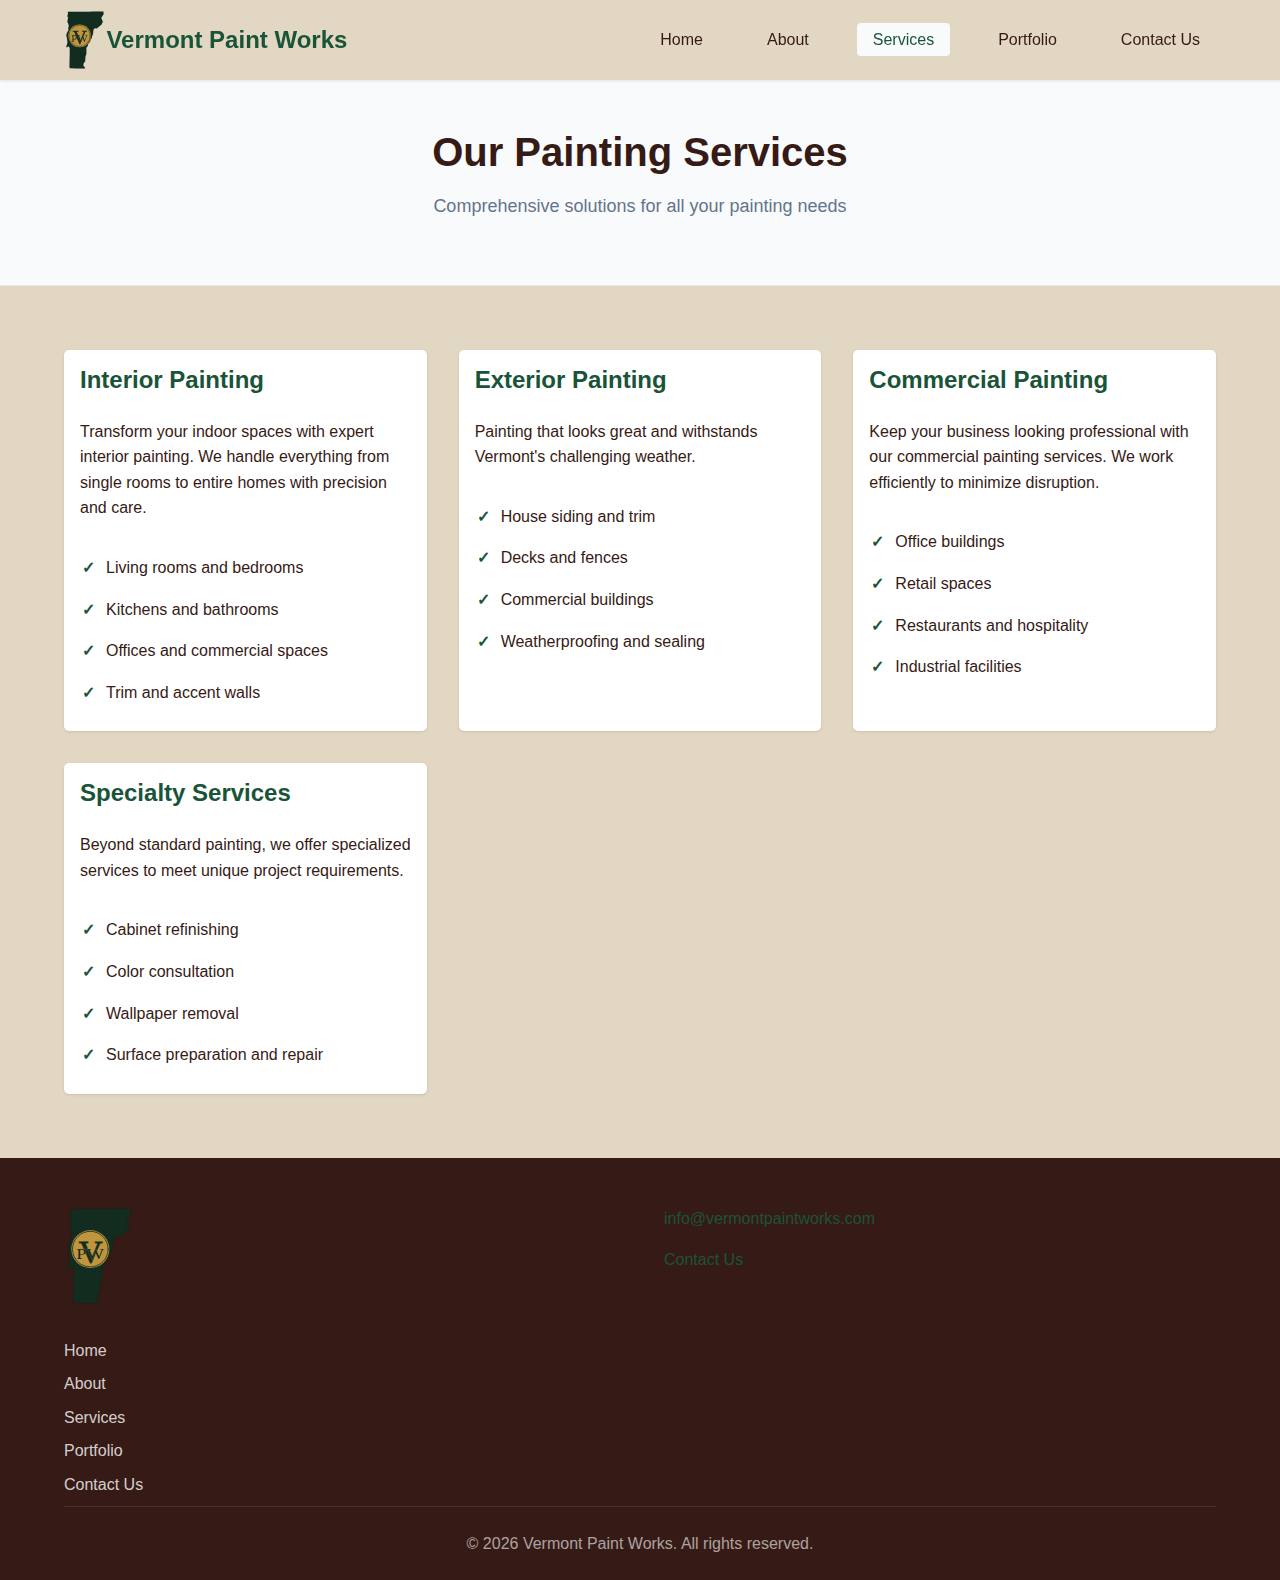
<file: services.html>
<!DOCTYPE html>
<html lang="en">

<head>
    <meta charset="UTF-8">
    <meta name="viewport" content="width=device-width, initial-scale=1.0">
    <meta name="description"
        content="Vermont Paint Works offers interior painting, exterior painting, commercial painting, and residential painting services throughout Vermont.">
    <meta name="keywords"
        content="interior painting Vermont, exterior painting Vermont, commercial painting, residential painting, paint services">
    <meta name="robots" content="index, follow">
    <meta name="theme-color" content="#1a5438">

    <meta property="og:title" content="Painting Services - Vermont Paint Works">
    <meta property="og:description" content="Professional interior and exterior painting services">
    <meta property="og:type" content="website">
    <meta property="og:url" content="https://www.vermontpaintworks.com/services.html">
    <meta property="og:site_name" content="Vermont Paint Works">
    <meta property="og:image"
        content="https://www.vermontpaintworks.com/assets/images/colorful-house/colorful-porch-after2.jpg">
    <meta property="og:image:alt" content="Freshly painted porch and siding">
    <meta property="og:image:width" content="1200">
    <meta property="og:image:height" content="800">

    <meta name="twitter:card" content="summary_large_image">
    <meta name="twitter:title" content="Painting Services - Vermont Paint Works">
    <meta name="twitter:description" content="Professional interior and exterior painting services">
    <meta name="twitter:image"
        content="https://www.vermontpaintworks.com/assets/images/colorful-house/colorful-porch-after2.jpg">
    <meta name="twitter:image:alt" content="Freshly painted porch and siding">

    <title>Our Services - Vermont Paint Works</title>

    <link rel="preload" href="assets/images/logo.svg" as="image" type="image/svg+xml">
    <link rel="stylesheet" href="assets/css/styles.css">
    <link rel="icon" href="assets/images/logo.svg" type="image/svg+xml">
    <link rel="apple-touch-icon" href="assets/images/logo.svg">
    <link rel="mask-icon" href="assets/images/logo.svg" color="#1a5438">
    <link rel="manifest" href="/site.webmanifest">
    <link rel="canonical" href="https://www.vermontpaintworks.com/services.html">
</head>

<body>
    <header class="site-header">
        <div class="container">
            <nav class="main-nav" aria-label="Main navigation">
                <div class="logo">
                    <img src="assets/images/logo.svg" alt="Vermont Paint Works Logo">
                    <a href="index.html">Vermont Paint Works</a>
                </div>
                <ul class="nav-links">
                    <li><a href="index.html">Home</a></li>
                    <li><a href="about.html">About</a></li>
                    <li class="active-tab"><a href="services.html">Services</a></li>
                    <li><a href="portfolio.html">Portfolio</a></li>
                    <li><a href="contact.html">Contact Us</a></li>
                </ul>
                <button class="mobile-menu-toggle" aria-label="Toggle menu" aria-expanded="false">
                    <span></span>
                    <span></span>
                    <span></span>
                </button>
            </nav>
        </div>
    </header>

    <main>
        <section class="page-header">
            <div class="container">
                <h1>Our Painting Services</h1>
                <p>Comprehensive solutions for all your painting needs</p>
            </div>
        </section>

        <section class="services-section">
            <div class="container">
                <div class="services-grid">
                    <article class="service-card">
                        <h2>Interior Painting</h2>
                        <p>Transform your indoor spaces with expert interior painting. We handle everything from single
                            rooms to entire homes with precision and care.</p>
                        <ul>
                            <li>Living rooms and bedrooms</li>
                            <li>Kitchens and bathrooms</li>
                            <li>Offices and commercial spaces</li>
                            <li>Trim and accent walls</li>
                        </ul>
                    </article>

                    <article class="service-card">
                        <h2>Exterior Painting</h2>
                        <p>Painting that looks great and withstands Vermont's challenging weather.</p>
                        <ul>
                            <li>House siding and trim</li>
                            <li>Decks and fences</li>
                            <li>Commercial buildings</li>
                            <li>Weatherproofing and sealing</li>
                        </ul>
                    </article>

                    <article class="service-card">
                        <h2>Commercial Painting</h2>
                        <p>Keep your business looking professional with our commercial painting services. We work
                            efficiently to minimize disruption.</p>
                        <ul>
                            <li>Office buildings</li>
                            <li>Retail spaces</li>
                            <li>Restaurants and hospitality</li>
                            <li>Industrial facilities</li>
                        </ul>
                    </article>

                    <article class="service-card">
                        <h2>Specialty Services</h2>
                        <p>Beyond standard painting, we offer specialized services to meet unique project requirements.
                        </p>
                        <ul>
                            <li>Cabinet refinishing</li>
                            <li>Color consultation</li>
                            <li>Wallpaper removal</li>
                            <li>Surface preparation and repair</li>
                        </ul>
                    </article>
                </div>
            </div>
        </section>
    </main>
    <footer class="site-footer">
        <div class="container">
            <div class="footer-content">
                <div class="footer-info">
                    <img src="assets/images/logo.svg" alt="Vermont Paint Works Logo">
                </div>
                <div class="footer-contact">
                    <p class="contact-line"><a href="mailto:info@vermontpaintworks.com">info@vermontpaintworks.com</a>
                    </p>
                    <a class="footer-cta" href="/contact.html">Contact Us</a>
                </div>
            </div>
            <div class="footer-links">
                <ul>
                    <li><a href="/">Home</a></li>
                    <li><a href="/about.html">About</a></li>
                    <li><a href="/services.html">Services</a></li>
                    <li><a href="/portfolio.html">Portfolio</a></li>
                    <li><a href="/contact.html">Contact Us</a></li>
                </ul>
            </div>
            <div class="footer-bottom">
                <p>&copy; 2026 Vermont Paint Works. All rights reserved.</p>
            </div>
        </div>
    </footer>

    <script src="assets/js/main.js"></script>
</body>

</html>
</file>
<file: assets/css/styles.css>
*,
*::before,
*::after {
    box-sizing: border-box;
    margin: 0;
    padding: 0;
}

:root {
    /* Color Palette */
    --primary-color: rgb(26, 84, 56);
    --primary-dark: #132c20ff;
    --text-color: #361A15;
    --text-light: #64748b;
    --bg-color: #E1D7C2;
    --bg-white: #ffffff;
    --bg-light: #f8fafc;
    --bg-dark: #f1f5f9;
    --border-color: #e2e8f0;
    --shadow: 0 1px 3px rgba(0, 0, 0, 0.1);
    --shadow-md: 0 4px 6px rgba(0, 0, 0, 0.1);
    --shadow-lg: 0 10px 15px rgba(0, 0, 0, 0.1);

    /* Typography */
    --font-primary: -apple-system, BlinkMacSystemFont, 'Segoe UI', Roboto, 'Helvetica Neue', Arial, sans-serif;
    --font-size-base: 16px;
    --line-height-base: 1.6;

    /* Spacing */
    --spacing-xs: 0.5rem;
    --spacing-sm: 1rem;
    --spacing-md: 1.5rem;
    --spacing-lg: 2rem;
    --spacing-xl: 3rem;
    --spacing-2xl: 4rem;

    /* Layout */
    --max-width: 1200px;
    --header-height: 80px;
}

html {
    font-size: var(--font-size-base);
    scroll-behavior: smooth;
}

body {
    font-family: var(--font-primary);
    line-height: var(--line-height-base);
    color: var(--text-color);
    background-color: var(--bg-color);
    -webkit-font-smoothing: antialiased;
    -moz-osx-font-smoothing: grayscale;
}

img {
    max-width: 100%;
    height: auto;
    display: block;
}

a {
    color: var(--primary-color);
    text-decoration: none;
    transition: color 0.3s ease;
}

a:hover {
    color: var(--primary-dark);
}

/* TYPOGRAPHY */
h1,
h2,
h3,
h4,
h5,
h6 {
    font-weight: 700;
    line-height: 1.2;
    margin-bottom: var(--spacing-sm);
    color: var(--text-color);
}

h1 {
    font-size: 2.5rem;
    margin-bottom: var(--spacing-md);
}

h2 {
    font-size: 2rem;
}

h3 {
    font-size: 1.5rem;
}

h4 {
    font-size: 1.25rem;
}

p {
    margin-bottom: var(--spacing-sm);
}

/* LAYOUT COMPONENTS */
.container {
    width: 100%;
    max-width: var(--max-width);
    margin: 0 auto;
    padding: 0 var(--spacing-md);
}

/* HEADER & NAVIGATION */
.site-header {
    background-color: var(--bg-color);
    box-shadow: var(--shadow);
    position: sticky;
    top: 0;
    z-index: 1000;
    height: var(--header-height);
}

.site-header .container {
    height: 100%;
}

.main-nav {
    display: flex;
    justify-content: space-between;
    align-items: center;
    height: 100%;
}

.logo {
    display: flex;
    align-items: center;
    gap: 0rem;
    line-height: 0;
}
.logo a {
    font-size: 1.5rem;
    font-weight: 700;
    color: var(--primary-color);
    text-decoration: none;
}

.logo a:hover {
    color: var(--primary-dark);
}


/* Constrain the actual img inside the logo container so it fits the header */
.logo img {
    display: block;
    height: auto;
    max-height: 60px;
    /* caps logo height to header */
    width: auto;
    max-width: 100%;
}

.nav-links {
    display: flex;
    list-style: none;
    gap: var(--spacing-lg);
    align-items: center;
}

.nav-links a {
    color: var(--text-color);
    font-weight: 500;
    text-decoration: none;
    padding: var(--spacing-xs) var(--spacing-sm);
    border-radius: 4px;
    transition: background-color 0.3s ease, color 0.3s ease;
}

.nav-links a:hover,
.nav-links a.active {
    background-color: var(--bg-light);
    color: var(--primary-color);
}

.mobile-menu-toggle {
    display: none;
    flex-direction: column;
    gap: 4px;
    background: none;
    border: none;
    cursor: pointer;
    padding: var(--spacing-xs);
}

.mobile-menu-toggle span {
    width: 25px;
    height: 3px;
    background-color: var(--text-color);
    border-radius: 2px;
    transition: all 0.3s ease;
}

/* ===========================
   HERO SECTION
   =========================== */
.hero {
    background: linear-gradient(135deg, var(--primary-color) 0%, var(--primary-dark) 100%);
    color: white;
    padding: var(--spacing-2xl) 0;
    text-align: center;
}

.hero h1 {
    color: white;
    font-size: 3rem;
    margin-bottom: var(--spacing-md);
}

.hero-subtitle {
    font-size: 1.25rem;
    margin-bottom: var(--spacing-lg);
    opacity: 0.95;
}

/* PAGE HEADER */
.page-header {
    background-color: var(--bg-light);
    padding: var(--spacing-xl) 0;
    text-align: center;
    border-bottom: 1px solid var(--border-color);
}

.page-header h1 {
    margin-bottom: var(--spacing-sm);
}

.page-header p {
    font-size: 1.125rem;
    color: var(--text-light);
}

/* BUTTONS*/
.cta-button,
.submit-button {
    display: inline-block;
    padding: 0.875rem 2rem;
    background-color: white;
    color: var(--primary-color);
    font-weight: 600;
    font-size: 1rem;
    border: 2px solid white;
    border-radius: 6px;
    cursor: pointer;
    transition: all 0.3s ease;
    text-decoration: none;
}

.cta-button:hover {
    background-color: var(--primary-color);
    color: white;
    transform: translateY(-2px);
    box-shadow: var(--shadow-lg);
}

.submit-button {
    background-color: var(--primary-color);
    color: white;
    border: 2px solid var(--primary-color);
    width: 100%;
}

.submit-button:hover {
    background-color: var(--primary-dark);
    border-color: var(--primary-dark);
}

/* SECTIONS */
.features,
.content-section,
.services-section,
.portfolio-section,
.contact-section {
    padding: var(--spacing-2xl) 0;
}

.features h2,
.content-section h2,
.services-section h2,
.portfolio-section h2 {
    text-align: center;
    margin-bottom: var(--spacing-xl);
}

/* Features Grid */
.features-grid {
    display: grid;
    grid-template-columns: repeat(auto-fit, minmax(280px, 1fr));
    gap: var(--spacing-lg);
}

.feature-card {
    padding: var(--spacing-lg);
    background-color: var(--bg-light);
    border-radius: 8px;
    text-align: center;
    transition: transform 0.3s ease, box-shadow 0.3s ease;
}

.feature-card:hover {
    transform: translateY(-4px);
    box-shadow: var(--shadow-md);
}

.feature-card h3 {
    color: var(--primary-color);
    margin-bottom: var(--spacing-sm);
}

/* Content Grid */
.content-grid {
    display: grid;
    grid-template-columns: 1.5fr 1fr 1fr;
    /* grid-template-columns: repeat(auto-fit, minmax(300px, 1fr)); */
    gap: var(--spacing-xl);
}

.content-media {
    display: flex;
    align-items: center;
}

.section-media {
    margin: var(--spacing-lg) 0;
}

.section-image {
    width: 100%;
    border-radius: 8px;
    box-shadow: var(--shadow-md);
}

.about-section-image {
    width: 100%;
    max-width: 300px;
    /* set desired max width */
    height: auto;
    /* maintain aspect ratio */
    display: block;
    /* allow centering */
    margin: 0 auto;
    /* center the image */
    border-radius: 8px;
    box-shadow: var(--shadow-md);
}

/* Figure and caption for about images */
.about-figure {
    margin: 0;
    display: block;
    position: relative;
    /* allow overlay positioning */
    width: 100%;
}

.about-caption {
    position: absolute;
    left: 12px;
    bottom: 12px;
    background-color: rgba(0, 0, 0, 0.6);
    color: #fff;
    padding: 6px 10px;
    border-radius: 6px;
    font-size: 0.95rem;
    line-height: 1;
    max-width: calc(100% - 24px);
    box-shadow: 0 2px 6px rgba(0, 0, 0, 0.25);
}

/* Slightly elevate caption on image hover for emphasis */
.about-figure:hover .about-caption {
    transform: translateY(-2px);
    transition: transform 160ms ease;
}

.content-text h2 {
    text-align: left;
}

.values-list {
    list-style: none;
    padding: 0;
}

.values-list li {
    padding: var(--spacing-sm) 0;
    border-bottom: 1px solid var(--border-color);
}

.values-list li:last-child {
    border-bottom: none;
}

/* Services Grid */
.services-grid {
    display: grid;
    grid-template-columns: repeat(auto-fit, minmax(280px, 1fr));
    gap: var(--spacing-lg);
}

.service-card {
    background: var(--bg-white);
    border-radius: 5px;
    overflow: hidden;
    box-shadow: var(--shadow);
    text-align: left;
    transition: transform 0.22s ease, box-shadow 0.22s ease;
    position: relative;
    padding: 1em;
}

.service-card:hover {
    box-shadow: var(--shadow-md);
}

.service-card h2 {
    font-size: 1.5rem;
    color: var(--primary-color);
    margin-bottom: var(--spacing-md);
    text-align: left;
}

.service-card ul {
    list-style: none;
    padding: 2px;
    margin-top: var(--spacing-md);
}

.service-card ul li {
    padding: var(--spacing-xs) 0;
    padding-left: var(--spacing-md);
    position: relative;
}

.service-card ul li::before {
    content: "✓";
    position: absolute;
    left: 0;
    color: var(--primary-color);
    font-weight: bold;
}

/* Portfolio */
.portfolio-intro {
    text-align: center;
    max-width: 800px;
    margin: 0 auto var(--spacing-xl) auto;
}

.portfolio-grid {
    display: grid;
    grid-template-columns: repeat(auto-fit, minmax(280px, 1fr));
    gap: 2rem;
    padding: 2rem;
}

.portfolio-item {
    background-color: var(--bg-color);
    border: 1px solid var(--border-color);
    border-radius: 8px;
    overflow: hidden;
    transition: box-shadow 0.3s ease;
}

.portfolio-item:hover {
    box-shadow: var(--shadow-md);
}

.portfolio-image {
    background-color: var(--bg-dark);
    aspect-ratio: 3 / 2;
    overflow: hidden;
}

.portfolio-image img {
    width: 100%;
    height: 100%;
    object-fit: cover;
}

.portfolio-info {
    padding: var(--spacing-md);
}

.portfolio-info h3 {
    margin-bottom: var(--spacing-sm);
    color: var(--primary-color);
}

/* Portfolio Categories & Carousels */
.portfolio-category {
    margin-bottom: var(--spacing-2xl);
}

.portfolio-category h3 {
    text-align: center;
    margin-bottom: var(--spacing-xl);
    color: var(--primary-color);
    font-size: 1.75rem;
}

.carousel-container {
    display: grid;
    grid-template-columns: repeat(auto-fit, minmax(350px, 1fr));
    gap: var(--spacing-xl);
}

.carousel-item,
.before-after-item {
    background-color: var(--bg-white);
    border: 1px solid var(--border-color);
    border-radius: 8px;
    padding: var(--spacing-lg);
    box-shadow: var(--shadow-sm);
    transition: box-shadow 0.3s ease;
}

.carousel-item:hover,
.before-after-item:hover {
    box-shadow: var(--shadow-md);
}

.carousel-item h4,
.before-after-item h4 {
    margin-bottom: var(--spacing-md);
    color: var(--text-color);
    font-size: 1.25rem;
    text-align: center;
}

/* Carousel Component */
.carousel {
    position: relative;
    width: 100%;
    background-color: var(--bg-dark);
    border-radius: 4px;
    overflow: hidden;
}

.carousel-wrapper {
    position: relative;
    width: 100%;
    aspect-ratio: 4 / 3;
}

.carousel-slides {
    width: 100%;
    height: 100%;
    position: relative;
}

.carousel-slide {
    position: absolute;
    top: 0;
    left: 0;
    width: 100%;
    height: 100%;
    opacity: 0;
    transition: opacity 0.5s ease-in-out;
    pointer-events: none;
}

.carousel-slide.active {
    opacity: 1;
    pointer-events: auto;
}

.carousel-slide img {
    width: 100%;
    height: 100%;
    object-fit: cover;
    display: block;
}

.carousel-btn {
    position: absolute;
    top: 50%;
    transform: translateY(-50%);
    background-color: rgba(0, 0, 0, 0.5);
    color: white;
    border: none;
    width: 40px;
    height: 40px;
    border-radius: 50%;
    cursor: pointer;
    display: flex;
    align-items: center;
    justify-content: center;
    transition: background-color 0.3s ease;
    z-index: 10;
}

.carousel-btn:hover {
    background-color: rgba(0, 0, 0, 0.8);
}

.carousel-btn-prev {
    left: 10px;
}

.carousel-btn-next {
    right: 10px;
}

.carousel-indicators {
    position: absolute;
    bottom: 15px;
    left: 50%;
    transform: translateX(-50%);
    display: flex;
    gap: 8px;
    z-index: 10;
}

.carousel-indicator {
    width: 10px;
    height: 10px;
    border-radius: 50%;
    border: 2px solid white;
    background-color: transparent;
    cursor: pointer;
    transition: background-color 0.3s ease;
    padding: 0;
}

.carousel-indicator:hover {
    background-color: rgba(255, 255, 255, 0.5);
}

.carousel-indicator.active {
    background-color: white;
}

/* Before/After Comparison */
.before-after-container {
    display: flex;
    flex-direction: column;
    gap: var(--spacing-2xl);
}

.before-after-comparison {
    display: grid;
    grid-template-columns: repeat(2, 1fr);
    gap: var(--spacing-md);
}

.before-after-section {
    position: relative;
}

.before-after-label {
    position: absolute;
    top: 10px;
    left: 10px;
    background-color: rgba(0, 0, 0, 0.7);
    color: white;
    padding: 6px 12px;
    border-radius: 4px;
    font-weight: 600;
    font-size: 0.875rem;
    z-index: 20;
}

/* Contact Section */
.contact-grid {
    display: grid;
    grid-template-columns: repeat(auto-fit, minmax(300px, 1fr));
    gap: var(--spacing-xl);
}

.contact-info h2,
.contact-form-wrapper h2 {
    margin-bottom: var(--spacing-md);
}

.contact-details {
    margin-top: var(--spacing-lg);
}

.contact-item {
    margin-bottom: var(--spacing-lg);
}

.contact-item h3 {
    font-size: 1rem;
    color: var(--primary-color);
    margin-bottom: var(--spacing-xs);
}

.contact-item p {
    margin: 0;
}

.contact-item a {
    color: var(--text-color);
    text-decoration: none;
}

.contact-item a:hover {
    color: var(--primary-color);
}

/* Forms */
.contact-form {
    background-color: var(--bg-light);
    padding: var(--spacing-lg);
    border-radius: 8px;
}

.form-group {
    margin-bottom: var(--spacing-md);
}

.form-group label {
    display: block;
    margin-bottom: var(--spacing-xs);
    font-weight: 500;
    color: var(--text-color);
}

.form-group input,
.form-group select,
.form-group textarea {
    width: 100%;
    padding: 0.75rem;
    border: 1px solid var(--border-color);
    border-radius: 4px;
    font-family: var(--font-primary);
    font-size: 1rem;
    transition: border-color 0.3s ease;
}

.form-group input:focus,
.form-group select:focus,
.form-group textarea:focus {
    outline: none;
    border-color: var(--primary-color);
}

.form-hint {
    margin-top: 0.5rem;
    font-size: 0.875rem;
    color: var(--text-light);
}

/* CTA Section */
.cta-section {
    background-color: var(--bg-light);
    padding: var(--spacing-2xl) 0;
    text-align: center;
}

.cta-section h2 {
    margin-bottom: var(--spacing-sm);
}

.cta-section p {
    font-size: 1.125rem;
    margin-bottom: var(--spacing-lg);
    color: var(--text-light);
}

.cta-section .cta-button {
    background-color: var(--primary-color);
    color: white;
    border-color: var(--primary-color);
}

.cta-section .cta-button:hover {
    background-color: var(--primary-dark);
}

/* FOOTER */
.site-footer {
    background-color: var(--text-color);
    color: white;
    padding: var(--spacing-xl) 0 var(--spacing-md) 0;
}

.footer-content {
    display: grid;
    grid-template-columns: repeat(auto-fit, minmax(250px, 1fr));
    gap: var(--spacing-xl);
    margin-bottom: var(--spacing-lg);
}

.footer-info h3,
.footer-links h4 {
    color: white;
    margin-bottom: var(--spacing-sm);
}

.footer-info p {
    color: rgba(255, 255, 255, 0.8);
}

.footer-info img {
    display: block;
    height: auto;
    max-height: 100px;
    width: auto;
    max-width: 100%;
}

.footer-links ul {
    list-style: none;
}

.footer-links ul li {
    margin-bottom: var(--spacing-xs);
}

.footer-links a {
    color: rgba(255, 255, 255, 0.8);
    text-decoration: none;
    transition: color 0.3s ease;
}

.footer-links a:hover {
    color: white;
}

.footer-bottom {
    text-align: center;
    padding-top: var(--spacing-md);
    border-top: 1px solid rgba(255, 255, 255, 0.1);
}

.footer-bottom p {
    margin: 0;
    color: rgba(255, 255, 255, 0.6);
}

/* RESPONSIVE DESIGN */
@media (max-width: 768px) {
    :root {
        --header-height: 70px;
    }

    h1 {
        font-size: 2rem;
    }

    h2 {
        font-size: 1.75rem;
    }

    .hero h1 {
        font-size: 2rem;
    }

    .hero-subtitle {
        font-size: 1.125rem;
    }

    .nav-links {
        display: none;
        position: absolute;
        top: var(--header-height);
        left: 0;
        right: 0;
        background-color: var(--bg-color);
        flex-direction: column;
        gap: 0;
        box-shadow: var(--shadow-md);
        padding: var(--spacing-md) 0;
    }

    .nav-links.active {
        display: flex;
    }

    .nav-links li {
        width: 100%;
    }

    .nav-links a {
        display: block;
        padding: var(--spacing-sm) var(--spacing-md);
        width: 100%;
    }

    .mobile-menu-toggle {
        display: flex;
    }

    .features-grid,
    .services-grid,
    .portfolio-grid {
        grid-template-columns: 1fr;
    }

    .content-grid,
    .contact-grid {
        grid-template-columns: 1fr;
    }

    .carousel-container {
        grid-template-columns: 1fr;
    }

    .before-after-comparison {
        grid-template-columns: 1fr;
    }

    .carousel-btn {
        width: 35px;
        height: 35px;
    }

    .carousel-btn-prev {
        left: 5px;
    }

    .carousel-btn-next {
        right: 5px;
    }
}

@media (max-width: 480px) {
    :root {
        --spacing-xl: 2rem;
        --spacing-2xl: 3rem;
    }

    .container {
        padding: 0 var(--spacing-sm);
    }

    h1 {
        font-size: 1.75rem;
    }

    .hero h1 {
        font-size: 1.75rem;
    }
}

/* ACCESSIBILITY */
@media (prefers-reduced-motion: reduce) {

    *,
    *::before,
    *::after {
        animation-duration: 0.01ms !important;
        animation-iteration-count: 1 !important;
        transition-duration: 0.01ms !important;
        scroll-behavior: auto !important;
    }
}

/* Focus styles for keyboard navigation */
a:focus,
button:focus,
input:focus,
select:focus,
textarea:focus {
    outline: 2px solid var(--primary-color);
    outline-offset: 2px;
}
</file>
